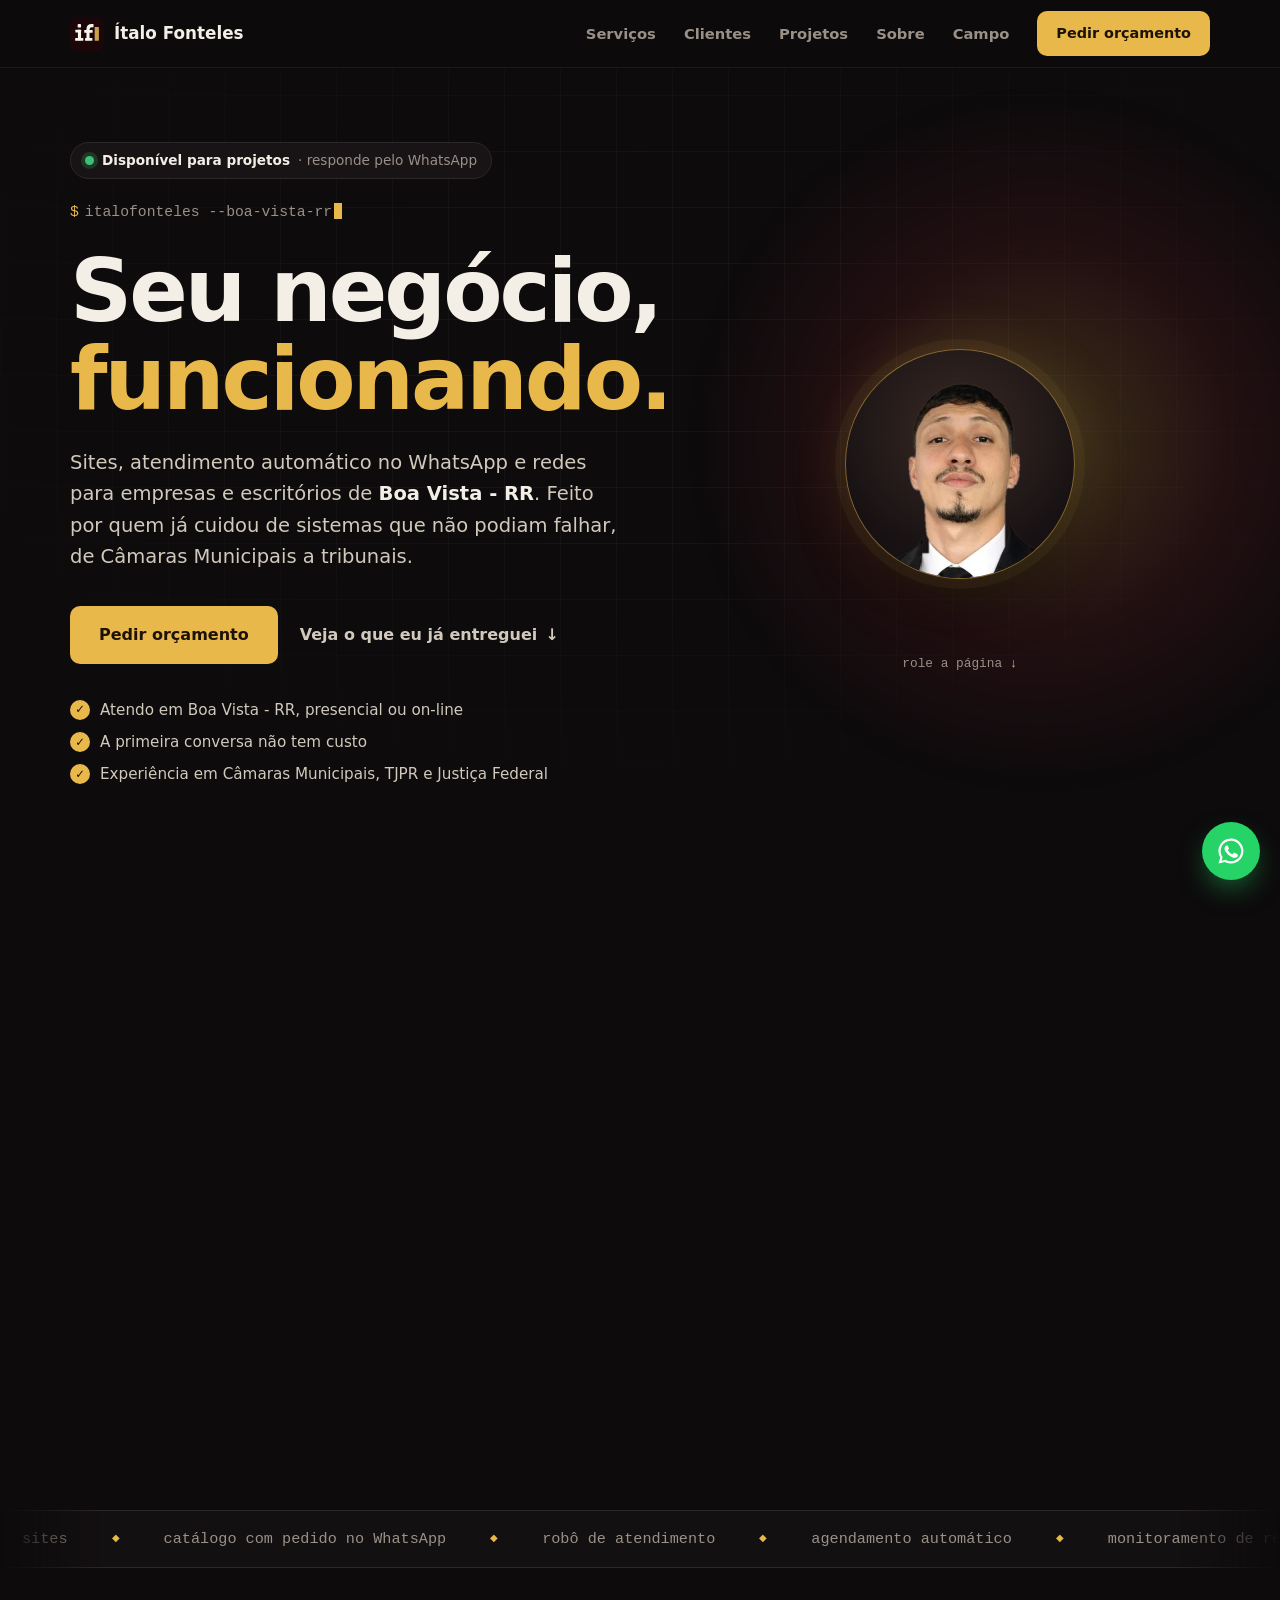
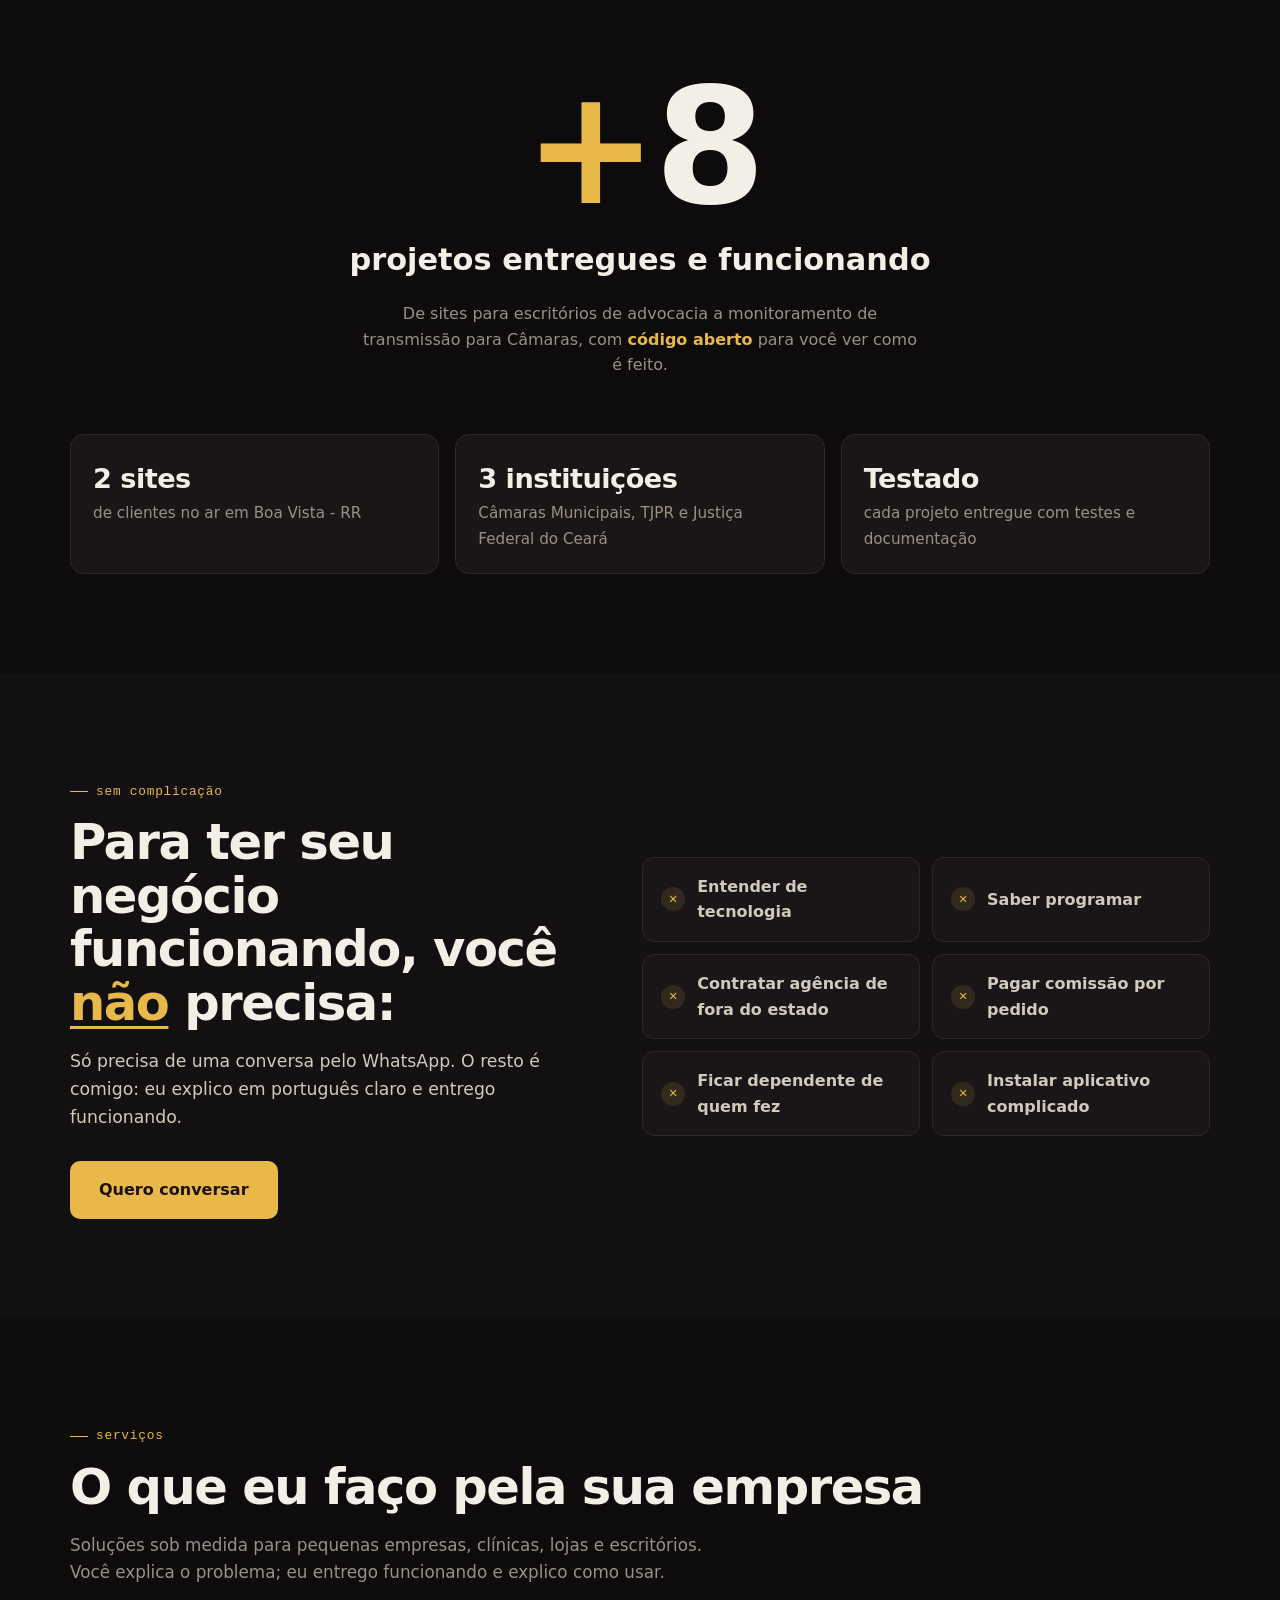
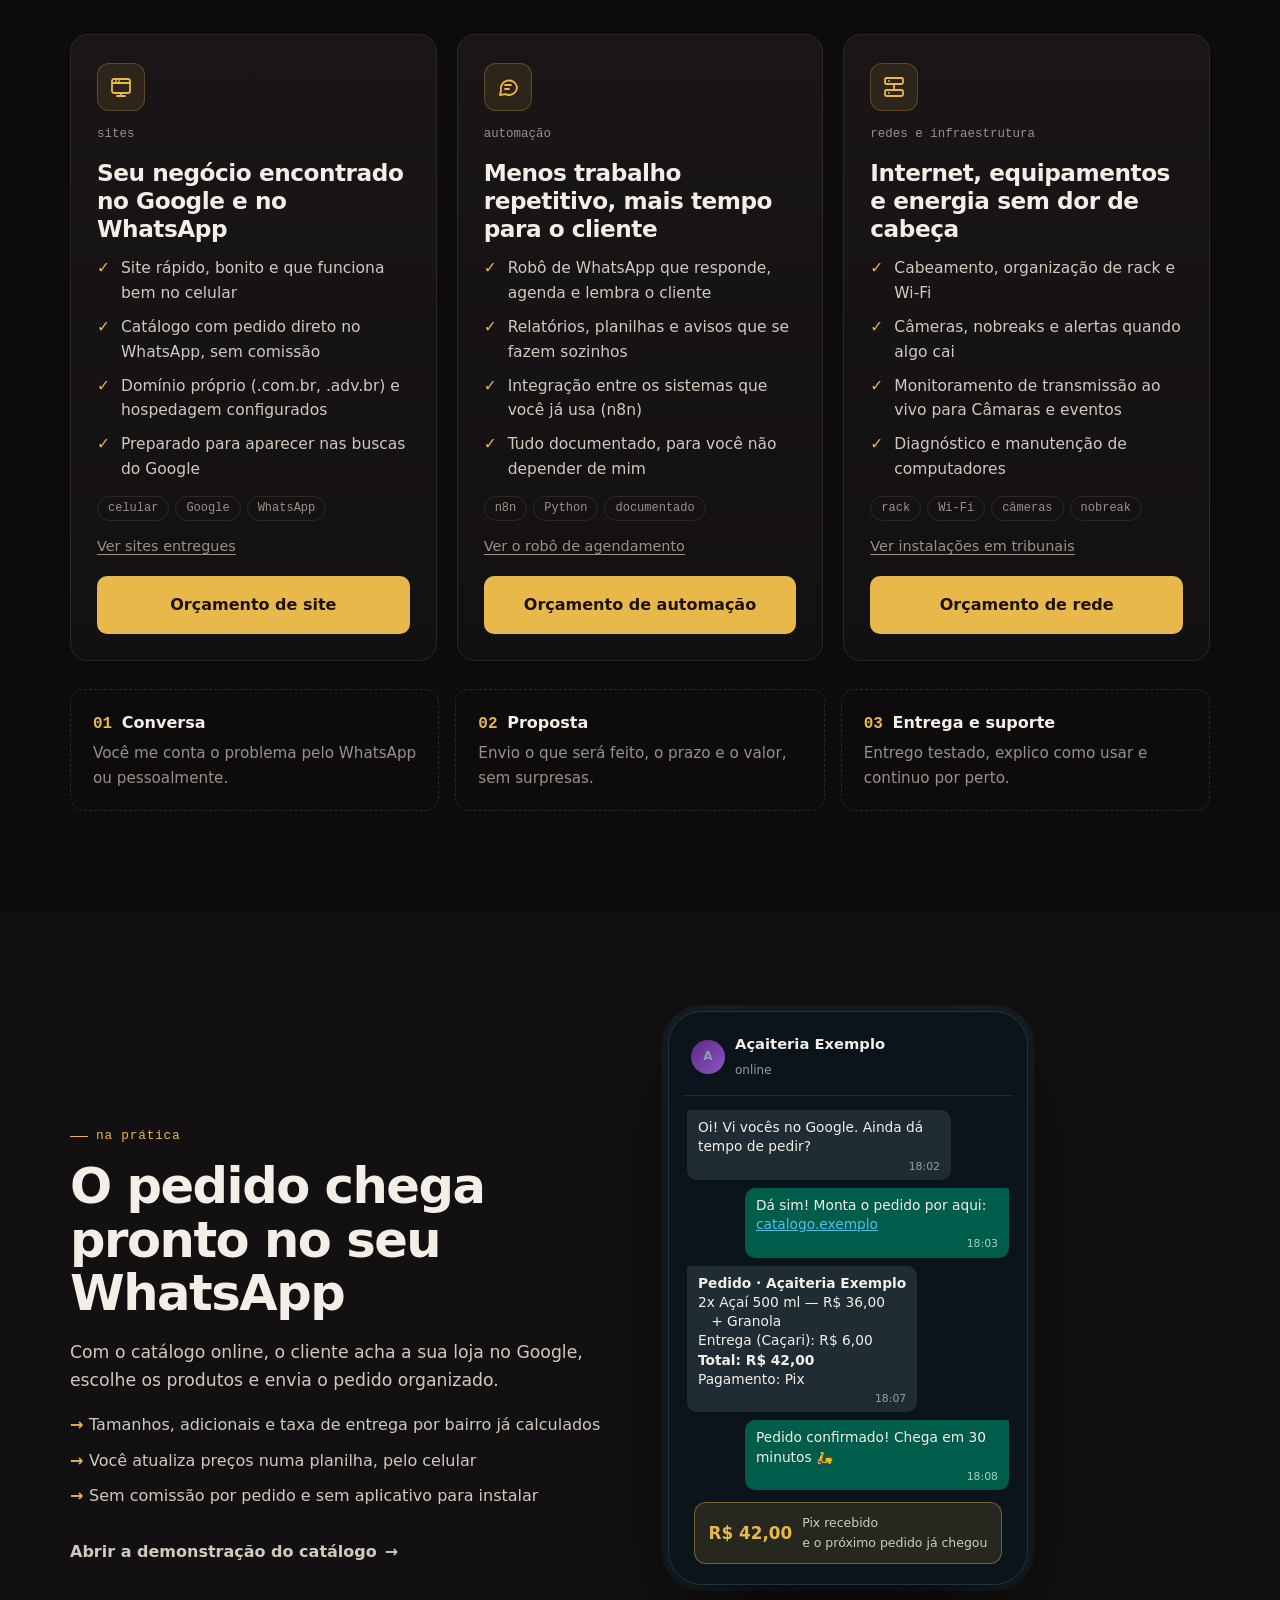
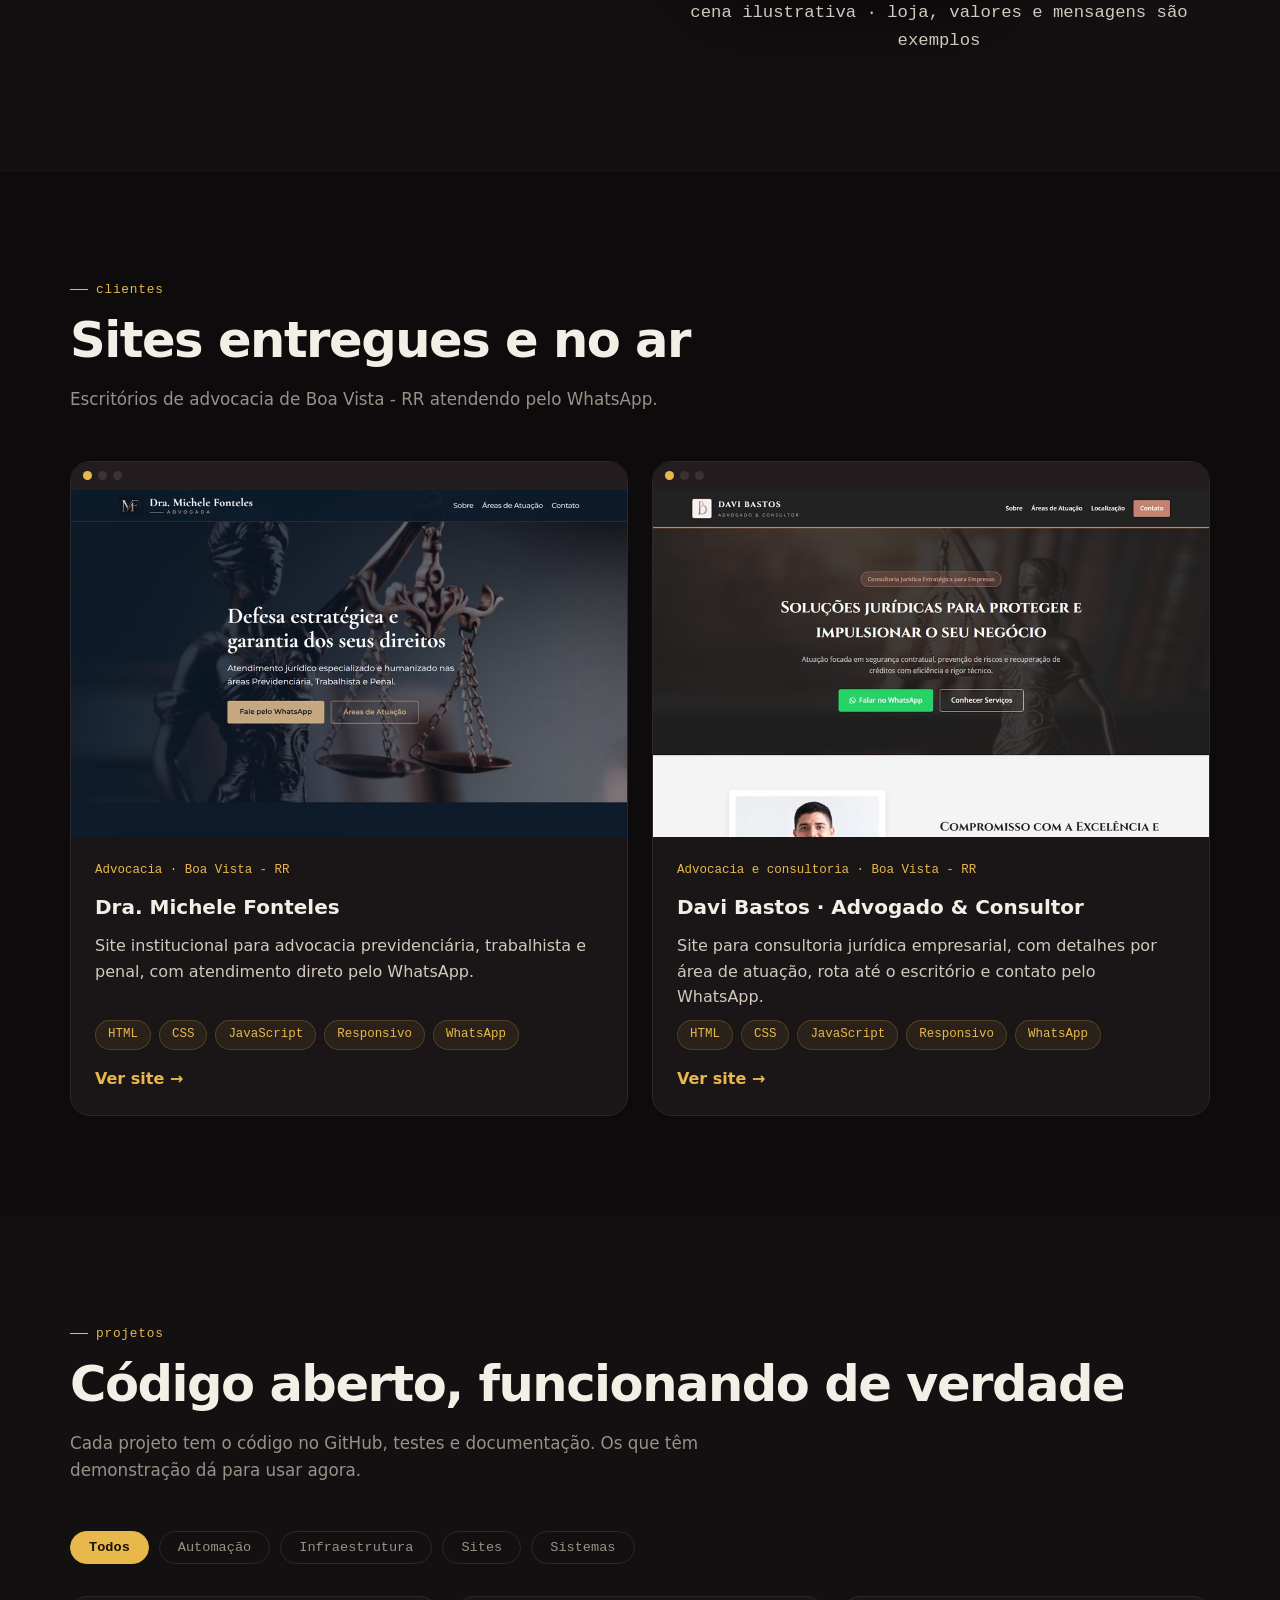
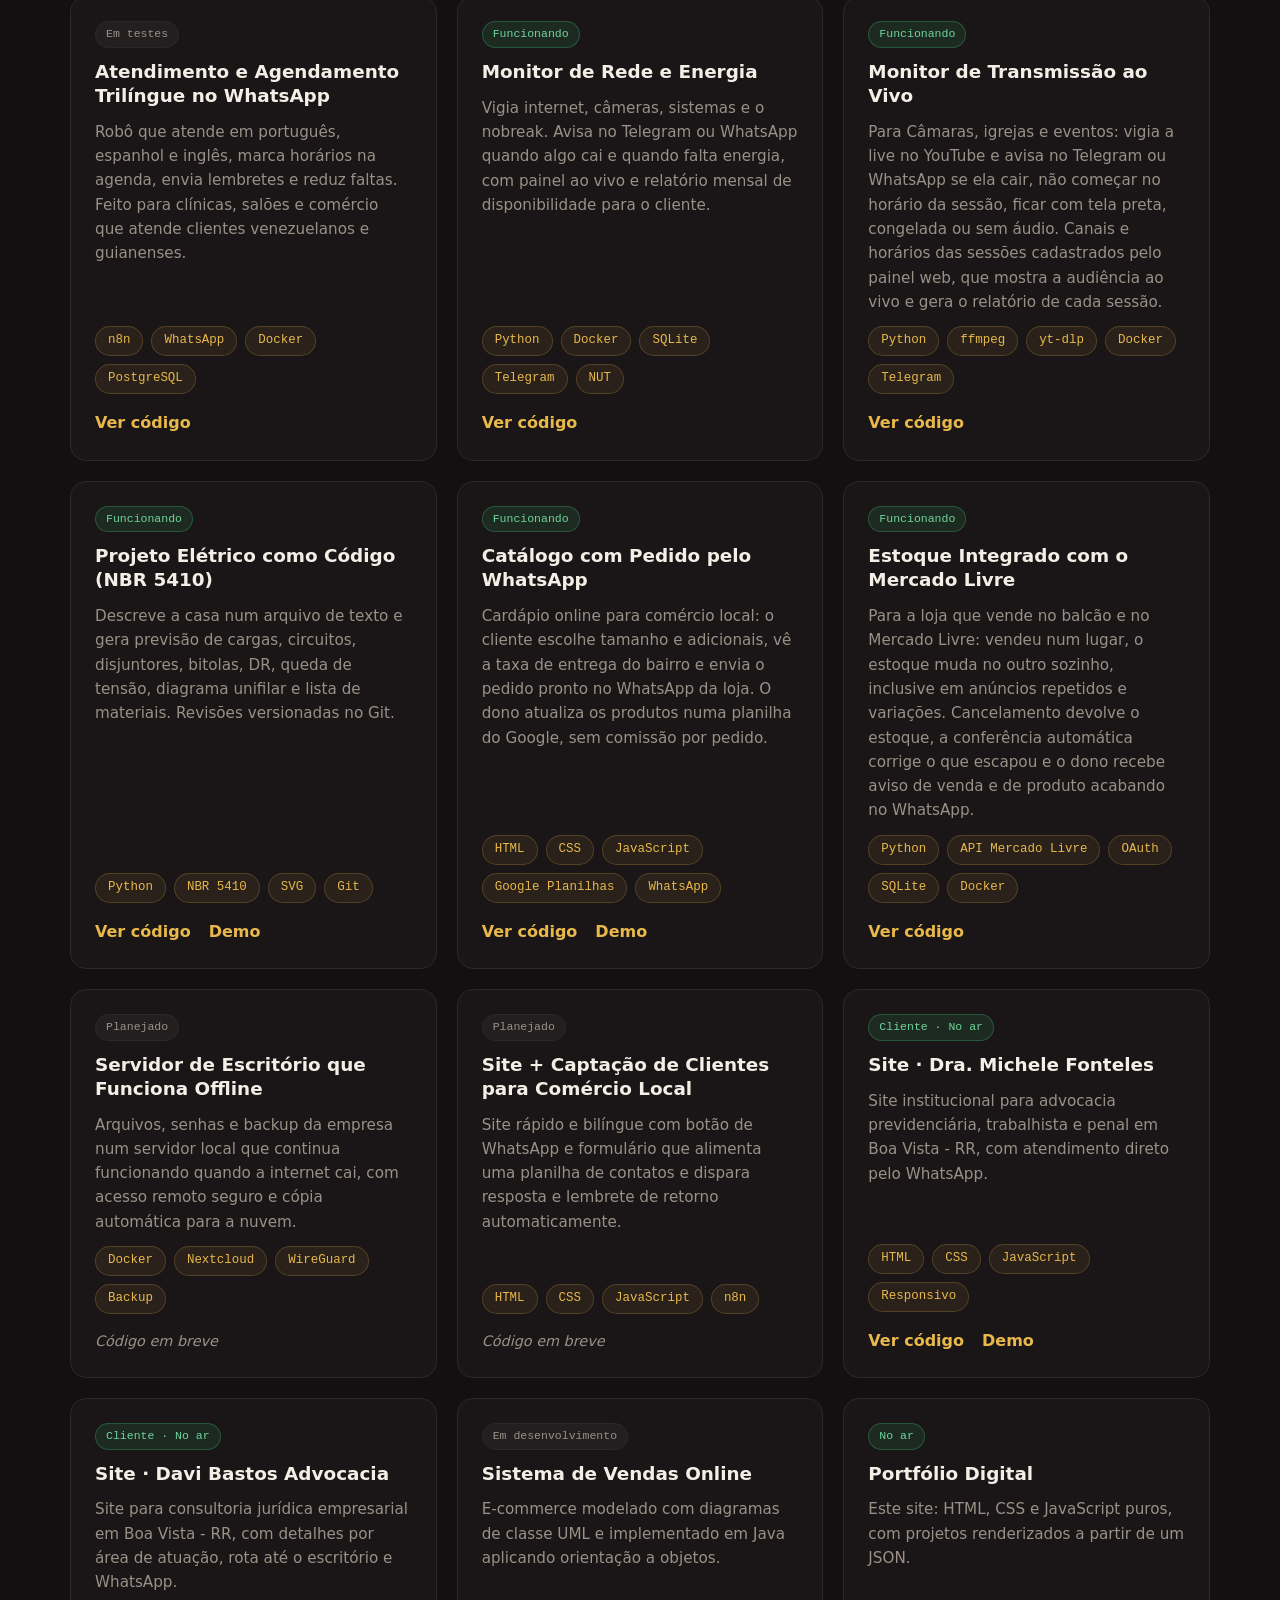
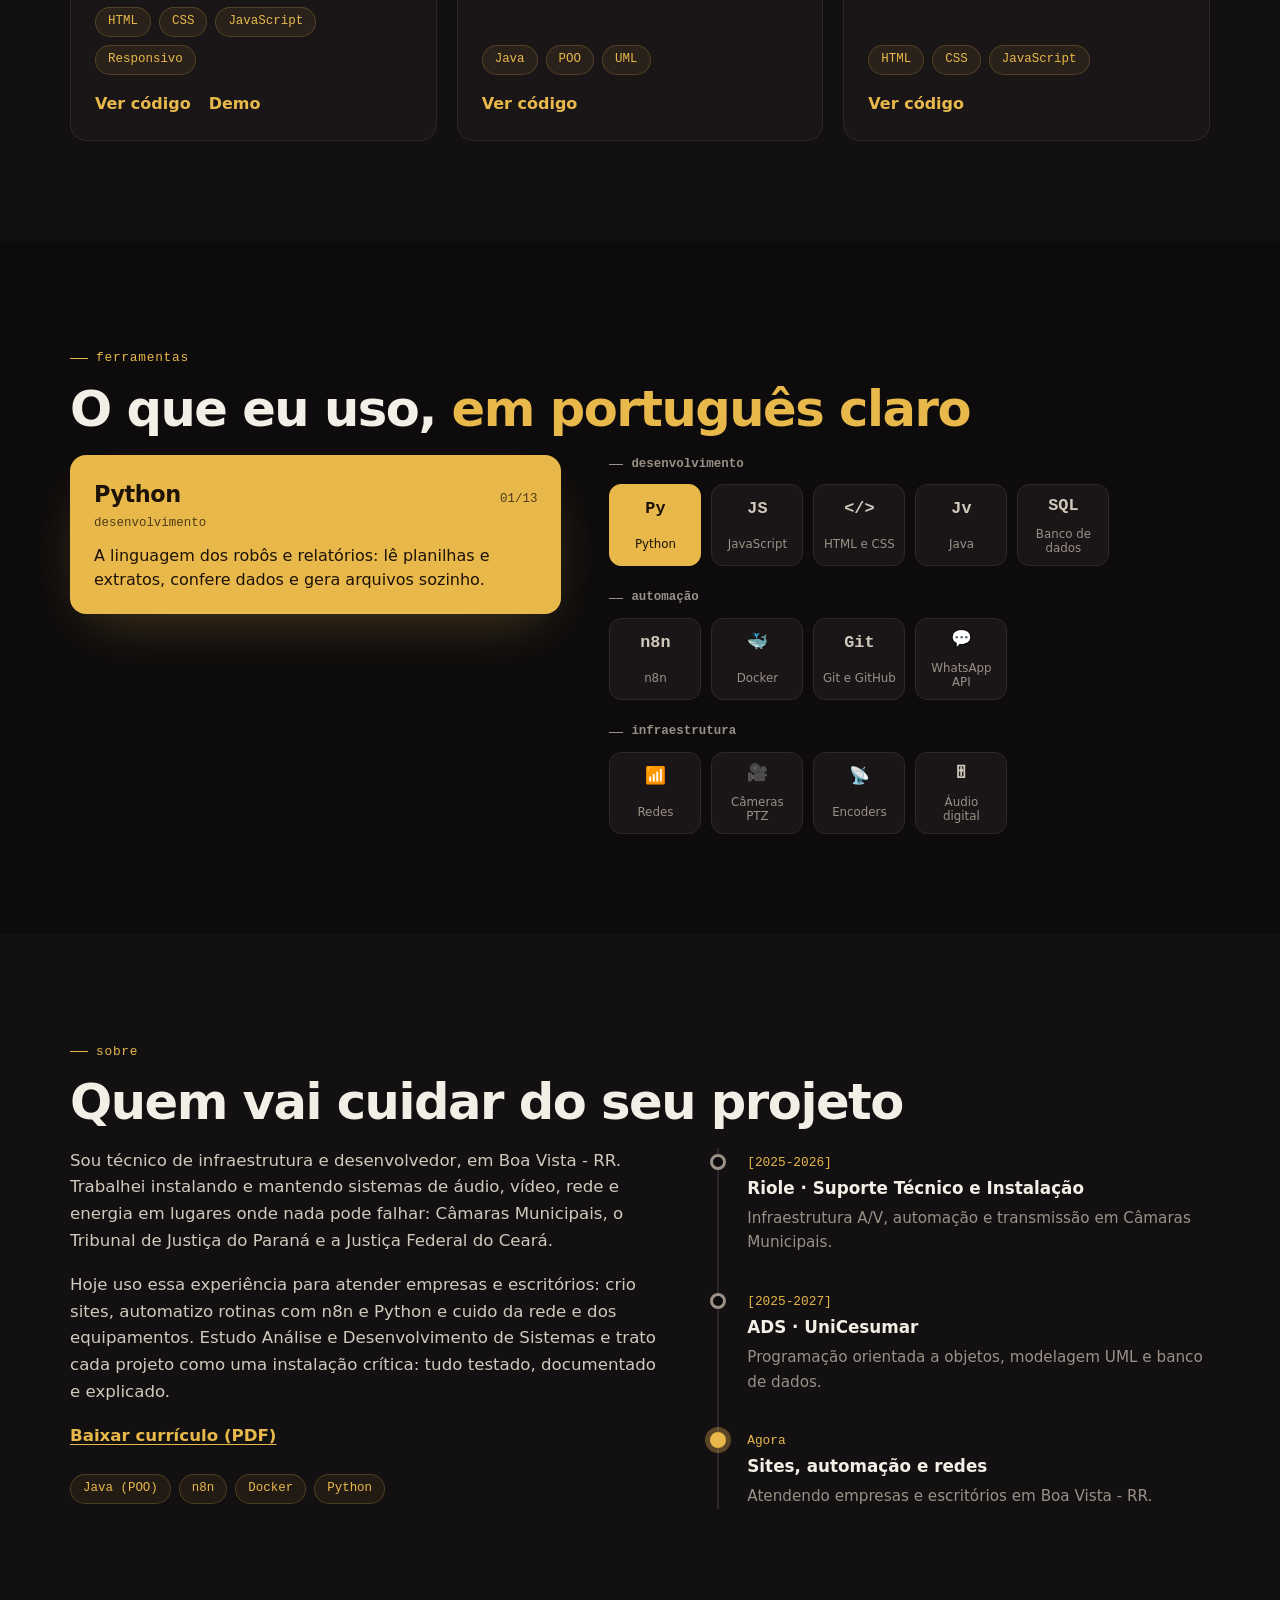
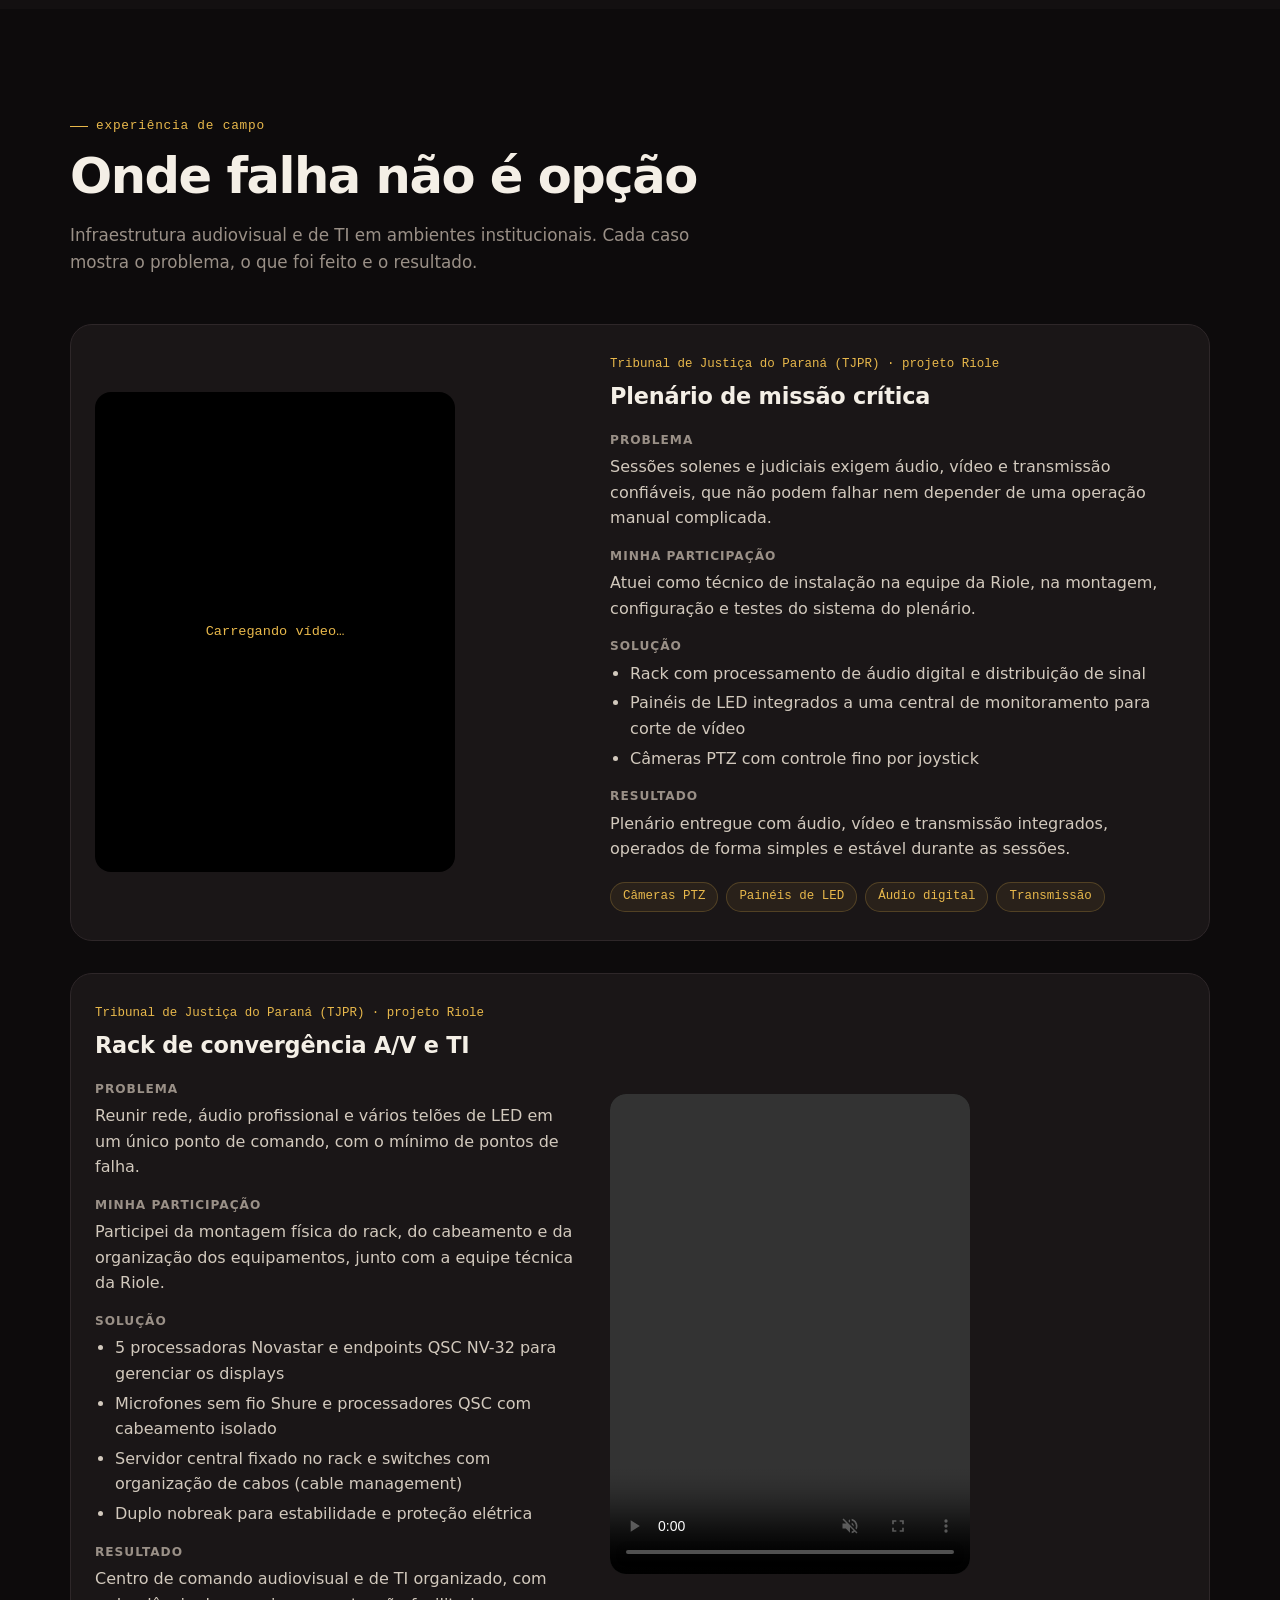
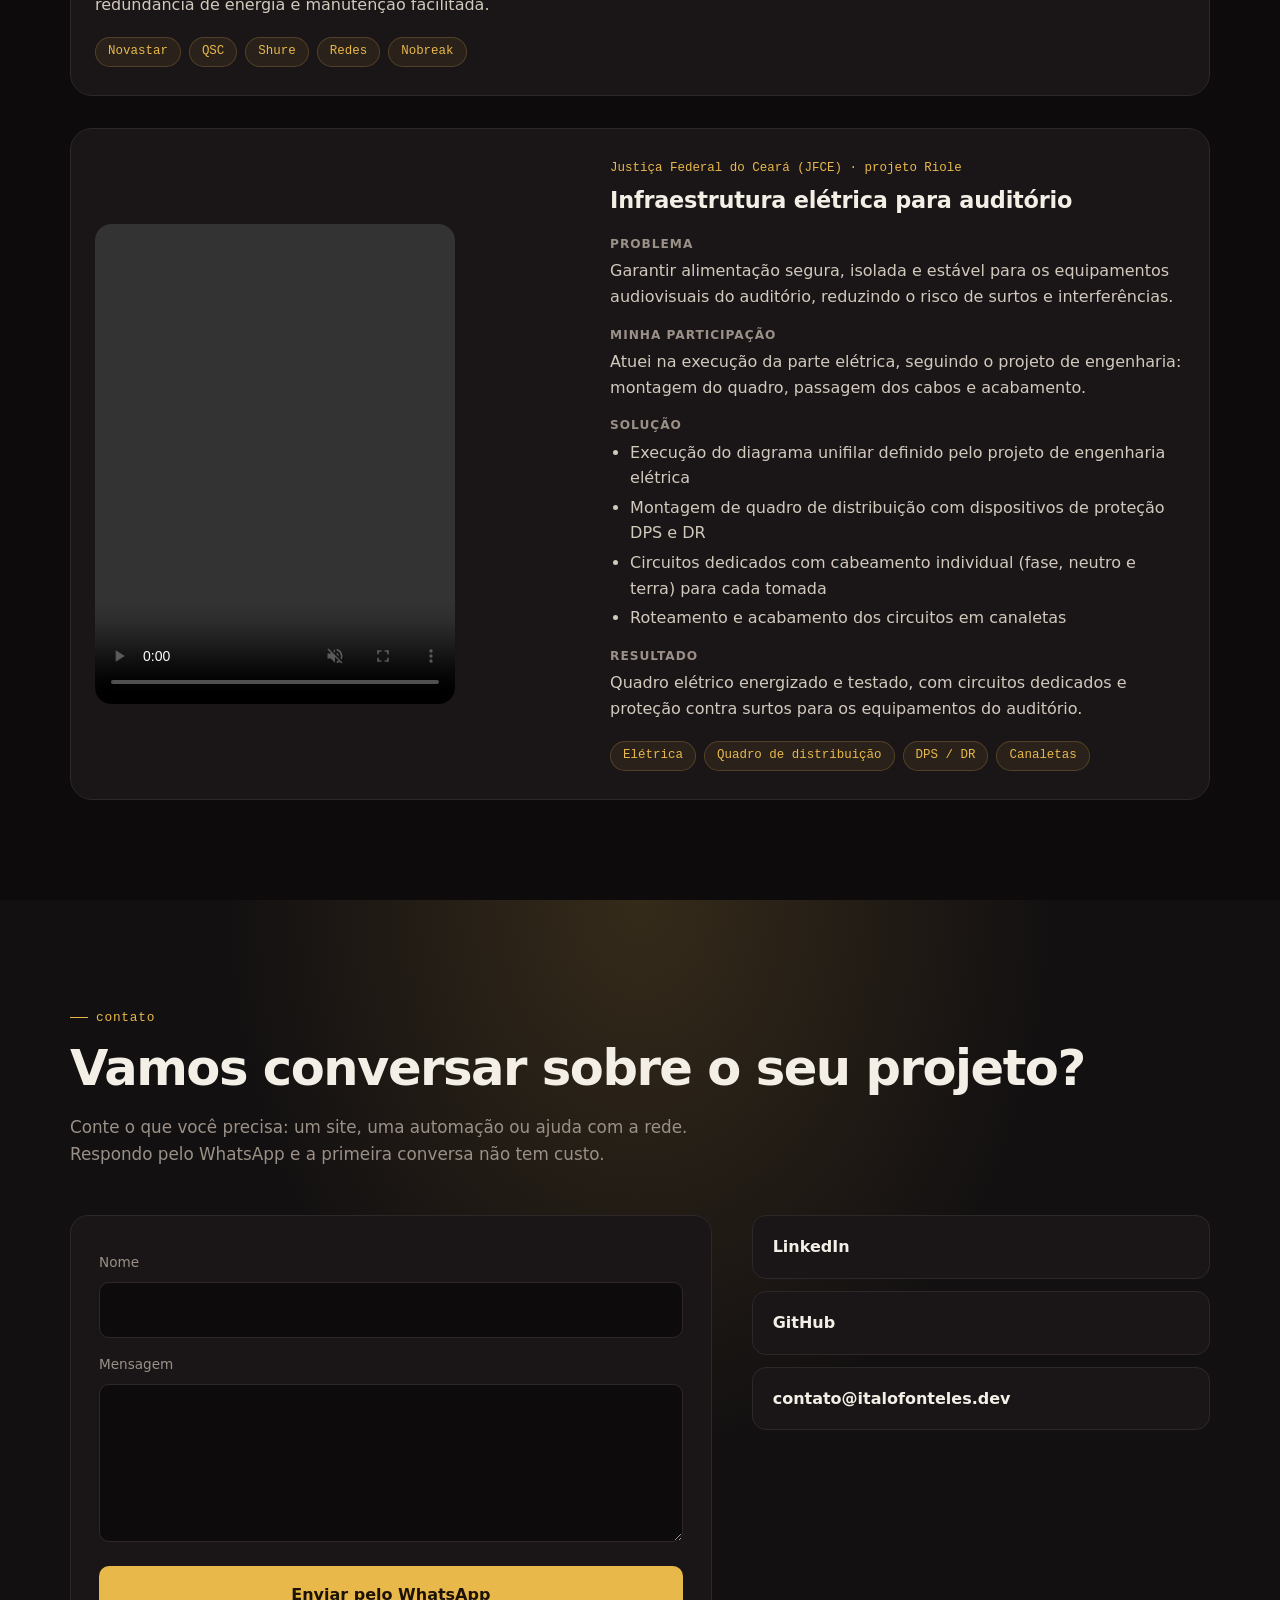
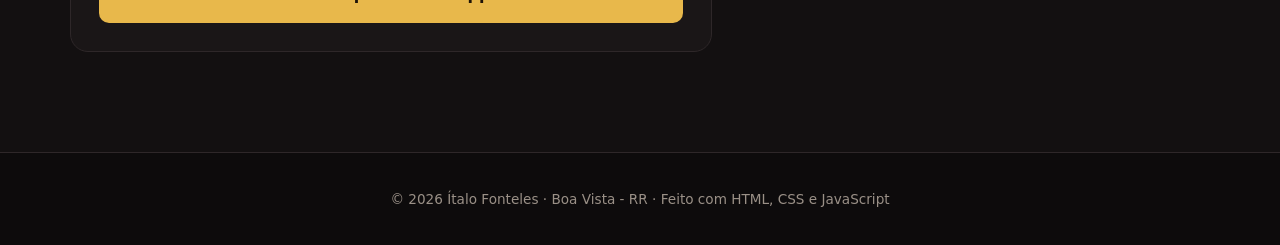
<file: index.html>
<!DOCTYPE html>
<html lang="pt-br">
<head>
  <meta charset="UTF-8">
  <meta name="viewport" content="width=device-width, initial-scale=1.0">
  <meta name="description" content="Ítalo Fonteles: sites, automação com n8n e infraestrutura de redes para empresas e escritórios em Boa Vista - RR.">
  <link rel="canonical" href="https://italofonteles.dev/">

  <!-- Dados para o Google entender quem é a pessoa do site -->
  <script type="application/ld+json">
  {
    "@context": "https://schema.org",
    "@type": "Person",
    "name": "Ítalo Fonteles",
    "url": "https://italofonteles.dev/",
    "image": "https://italofonteles.dev/assets/img/foto-perfil.jpg",
    "jobTitle": "Infraestrutura de TI, Automação e Desenvolvimento Web",
    "email": "mailto:contato@italofonteles.dev",
    "address": { "@type": "PostalAddress", "addressLocality": "Boa Vista", "addressRegion": "RR", "addressCountry": "BR" },
    "sameAs": [
      "https://www.linkedin.com/in/italo-fonteles-543984356/",
      "https://github.com/ItaloFonteles"
    ]
  }
  </script>
  <meta name="author" content="Ítalo Fonteles">
  <meta name="theme-color" content="#0d0b0c">

  <!-- Marca que o JS está ativo (os efeitos de reveal só escondem conteúdo se isto rodar) -->
  <script>document.documentElement.classList.add('js');</script>

  <!-- Pré-visualização ao compartilhar no LinkedIn/WhatsApp -->
  <meta property="og:type" content="website">
  <meta property="og:title" content="Ítalo Fonteles | Sites, Automação e Redes em Boa Vista - RR">
  <meta property="og:description" content="Sites, automação de atendimento no WhatsApp e redes para empresas e escritórios em Boa Vista - RR.">
  <meta property="og:image" content="https://italofonteles.dev/assets/marca/compartilhar.jpg">
  <meta property="og:image:width" content="1200">
  <meta property="og:image:height" content="630">
  <meta name="twitter:card" content="summary_large_image">
  <meta property="og:url" content="https://italofonteles.dev/">

  <!-- Ícone da aba e do celular (marca "if") -->
  <link rel="icon" href="favicon.svg" type="image/svg+xml">
  <link rel="icon" href="assets/marca/favicon-32.png" sizes="32x32" type="image/png">
  <link rel="apple-touch-icon" href="assets/marca/apple-touch-icon.png">

  <title>Ítalo Fonteles | Sites, Automação e Redes em Boa Vista - RR</title>
  <link rel="stylesheet" href="css/base.css">
  <link rel="stylesheet" href="css/components.css">
</head>
<body>

  <header class="topo">
    <div class="container topo__barra">
      <a href="#inicio" class="topo__logo" aria-label="Ítalo Fonteles, voltar ao início">
        <svg class="topo__marca" viewBox="0 0 120 120" aria-hidden="true">
          <rect width="120" height="120" rx="26" fill="#1c060a"/>
          <g fill="#f8f4ec">
            <rect x="27" y="25" width="12" height="12" rx="3"/>
            <rect x="19" y="45" width="20" height="10" rx="2"/>
            <rect x="28" y="45" width="11" height="37" rx="2"/>
            <rect x="18" y="74" width="29" height="10" rx="2"/>
            <path d="M63.5 82 V44 Q63.5 30.5 77 30.5 H83" fill="none" stroke="#f8f4ec" stroke-width="11"/>
            <rect x="50" y="46" width="30" height="10" rx="2"/>
            <rect x="53" y="74" width="26" height="10" rx="2"/>
          </g>
          <rect class="topo__cursor" x="87" y="35" width="15" height="49" rx="2" fill="#c9a24b"/>
        </svg>
        <span>Ítalo Fonteles</span>
      </a>
      <button class="topo__toggle" aria-label="Abrir menu" aria-expanded="false" aria-controls="menu">☰</button>
      <nav class="topo__menu" id="menu">
        <a href="#servicos">Serviços</a>
        <a href="#clientes">Clientes</a>
        <a href="#projetos">Projetos</a>
        <a href="#sobre">Sobre</a>
        <a href="#campo">Campo</a>
        <a class="btn btn--primary" target="_blank" rel="noopener"
           href="https://wa.me/5595991618031?text=Ol%C3%A1%2C%20%C3%8Dtalo!%20Vi%20seu%20site%20e%20quero%20um%20or%C3%A7amento.">Pedir orçamento</a>
      </nav>
    </div>
    <div class="topo__progresso" id="progresso" aria-hidden="true"></div>
  </header>

  <main>
    <section id="inicio" class="hero">
      <div class="hero__fixo">
      <div class="container hero__conteudo">
        <div class="hero__texto">
          <p class="hero__disponivel"><i aria-hidden="true"></i><b>Disponível para projetos</b><span>· responde pelo WhatsApp</span></p>
          <p class="hero__terminal" aria-hidden="true"><span class="prompt">$</span><span id="digitando">italofonteles --boa-vista-rr</span><span class="cursor"></span></p>
          <h1>Seu negócio,<br><span class="destaque">funcionando.</span></h1>
          <p class="hero__sub">
            Sites, atendimento automático no WhatsApp e redes para empresas e escritórios de
            <b class="nowrap">Boa Vista - RR</b>. Feito por quem já cuidou de sistemas que não podiam
            falhar, de Câmaras Municipais a tribunais.
          </p>
          <div class="hero__cta">
            <a class="btn btn--primary" target="_blank" rel="noopener"
               href="https://wa.me/5595991618031?text=Ol%C3%A1%2C%20%C3%8Dtalo!%20Vi%20seu%20site%20e%20quero%20um%20or%C3%A7amento.">Pedir orçamento</a>
            <a class="link-seta" href="#clientes">Veja o que eu já entreguei <span aria-hidden="true">↓</span></a>
          </div>
          <ul class="selos">
            <li>Atendo em Boa Vista - RR, presencial ou on-line</li>
            <li>A primeira conversa não tem custo</li>
            <li>Experiência em Câmaras Municipais, TJPR e Justiça Federal</li>
          </ul>
        </div>

        <!-- Órbita: os serviços saem do rosto e giram em volta conforme a página rola (js/orbita.js) -->
        <div class="orbita" id="orbita">
          <svg class="orbita__fios" aria-hidden="true"></svg>
          <div class="orbita__eu"><img src="assets/img/foto-recorte.webp" alt="Foto de Ítalo Fonteles" width="480" height="480"></div>
          <p class="orbita__dica" aria-hidden="true">role a página <span>↓</span></p>
        </div>
      </div>
      </div>
    </section>

    <div class="faixa" aria-label="O que eu faço: sites, catálogo com pedido no WhatsApp, robô de atendimento, monitoramento de rede e energia, transmissão ao vivo, câmeras, cabeamento e automações">
      <div class="faixa__trilho" aria-hidden="true">
        <span>sites</span><span>catálogo com pedido no WhatsApp</span><span>robô de atendimento</span>
        <span>agendamento automático</span><span>monitoramento de rede e energia</span><span>transmissão ao vivo</span>
        <span>câmeras e nobreaks</span><span>cabeamento e Wi-Fi</span><span>planilhas que se fazem sozinhas</span>
        <span>sites</span><span>catálogo com pedido no WhatsApp</span><span>robô de atendimento</span>
        <span>agendamento automático</span><span>monitoramento de rede e energia</span><span>transmissão ao vivo</span>
        <span>câmeras e nobreaks</span><span>cabeamento e Wi-Fi</span><span>planilhas que se fazem sozinhas</span>
      </div>
    </div>

    <section class="section" id="numeros">
      <div class="container numero-grande reveal">
        <div class="numero-grande__valor"><span class="destaque">+</span><span id="num-projetos">7</span></div>
        <div class="numero-grande__rotulo">projetos entregues e funcionando</div>
        <p>De sites para escritórios de advocacia a monitoramento de transmissão para Câmaras,
          com <b>código aberto</b> para você ver como é feito.</p>
        <div class="mini-numeros">
          <div><b>2 sites</b><span>de clientes no ar em Boa Vista - RR</span></div>
          <div><b>3 instituições</b><span>Câmaras Municipais, TJPR e Justiça Federal do Ceará</span></div>
          <div><b>Testado</b><span>cada projeto entregue com testes e documentação</span></div>
        </div>
      </div>
    </section>

    <section class="section section--alt" id="sem-complicacao">
      <div class="container sem-complicacao">
        <div class="reveal">
          <span class="rotulo">sem complicação</span>
          <h2>Para ter seu negócio funcionando, você <em>não</em> precisa:</h2>
          <p>Só precisa de uma conversa pelo WhatsApp. O resto é comigo: eu explico em português claro e entrego funcionando.</p>
          <a class="btn btn--primary" target="_blank" rel="noopener"
             href="https://wa.me/5595991618031?text=Ol%C3%A1%2C%20%C3%8Dtalo!%20Quero%20conversar%20sobre%20um%20projeto.">Quero conversar</a>
        </div>
        <ul class="nao-precisa reveal">
          <li>Entender de tecnologia</li>
          <li>Saber programar</li>
          <li>Contratar agência de fora do estado</li>
          <li>Pagar comissão por pedido</li>
          <li>Ficar dependente de quem fez</li>
          <li>Instalar aplicativo complicado</li>
        </ul>
      </div>
    </section>

    <section id="servicos" class="section">
      <div class="container">
        <span class="rotulo reveal">serviços</span>
        <h2 class="reveal">O que eu faço pela sua empresa</h2>
        <p class="intro reveal">Soluções sob medida para pequenas empresas, clínicas, lojas e escritórios.
          Você explica o problema; eu entrego funcionando e explico como usar.</p>

        <div class="servicos">
          <article class="servico reveal">
            <svg class="servico__icone" viewBox="0 0 24 24" aria-hidden="true"><rect x="3" y="4" width="18" height="14" rx="2"/><path d="M3 8h18M7 6h.01M10 6h.01M8 21h8M12 18v3"/></svg>
            <span class="servico__rotulo">sites</span>
            <h3>Seu negócio encontrado no Google e no WhatsApp</h3>
            <ul>
              <li>Site rápido, bonito e que funciona bem no celular</li>
              <li>Catálogo com pedido direto no WhatsApp, sem comissão</li>
              <li>Domínio próprio (.com.br, .adv.br) e hospedagem configurados</li>
              <li>Preparado para aparecer nas buscas do Google</li>
            </ul>
            <div class="servico__rodape"><span>celular</span><span>Google</span><span>WhatsApp</span></div>
            <a class="servico__exemplo" href="#clientes">Ver sites entregues</a>
            <a class="btn btn--primary" target="_blank" rel="noopener"
               href="https://wa.me/5595991618031?text=Ol%C3%A1%2C%20%C3%8Dtalo!%20Quero%20um%20or%C3%A7amento%20de%20site.">Orçamento de site</a>
          </article>

          <article class="servico reveal">
            <svg class="servico__icone" viewBox="0 0 24 24" aria-hidden="true"><path d="M21 12a8 8 0 0 1-11.6 7.1L4 20l1-4.6A8 8 0 1 1 21 12z"/><path d="M9 10h6M9 14h4"/></svg>
            <span class="servico__rotulo">automação</span>
            <h3>Menos trabalho repetitivo, mais tempo para o cliente</h3>
            <ul>
              <li>Robô de WhatsApp que responde, agenda e lembra o cliente</li>
              <li>Relatórios, planilhas e avisos que se fazem sozinhos</li>
              <li>Integração entre os sistemas que você já usa (n8n)</li>
              <li>Tudo documentado, para você não depender de mim</li>
            </ul>
            <div class="servico__rodape"><span>n8n</span><span>Python</span><span>documentado</span></div>
            <a class="servico__exemplo" href="#projetos">Ver o robô de agendamento</a>
            <a class="btn btn--primary" target="_blank" rel="noopener"
               href="https://wa.me/5595991618031?text=Ol%C3%A1%2C%20%C3%8Dtalo!%20Quero%20automatizar%20uma%20rotina%20da%20minha%20empresa.">Orçamento de automação</a>
          </article>

          <article class="servico reveal">
            <svg class="servico__icone" viewBox="0 0 24 24" aria-hidden="true"><rect x="3" y="3" width="18" height="6" rx="1.5"/><rect x="3" y="15" width="18" height="6" rx="1.5"/><path d="M7 6h.01M7 18h.01M12 9v6"/></svg>
            <span class="servico__rotulo">redes e infraestrutura</span>
            <h3>Internet, equipamentos e energia sem dor de cabeça</h3>
            <ul>
              <li>Cabeamento, organização de rack e Wi-Fi</li>
              <li>Câmeras, nobreaks e alertas quando algo cai</li>
              <li>Monitoramento de transmissão ao vivo para Câmaras e eventos</li>
              <li>Diagnóstico e manutenção de computadores</li>
            </ul>
            <div class="servico__rodape"><span>rack</span><span>Wi-Fi</span><span>câmeras</span><span>nobreak</span></div>
            <a class="servico__exemplo" href="#campo">Ver instalações em tribunais</a>
            <a class="btn btn--primary" target="_blank" rel="noopener"
               href="https://wa.me/5595991618031?text=Ol%C3%A1%2C%20%C3%8Dtalo!%20Preciso%20de%20ajuda%20com%20a%20rede%20da%20minha%20empresa.">Orçamento de rede</a>
          </article>
        </div>

        <ol class="passos reveal">
          <li><b>Conversa</b><span>Você me conta o problema pelo WhatsApp ou pessoalmente.</span></li>
          <li><b>Proposta</b><span>Envio o que será feito, o prazo e o valor, sem surpresas.</span></li>
          <li><b>Entrega e suporte</b><span>Entrego testado, explico como usar e continuo por perto.</span></li>
        </ol>
      </div>
    </section>

    <section class="section section--alt" id="na-pratica">
      <div class="container na-pratica">
        <div class="reveal">
          <span class="rotulo">na prática</span>
          <h2>O pedido chega pronto no seu WhatsApp</h2>
          <p>Com o catálogo online, o cliente acha a sua loja no Google, escolhe os produtos e envia o pedido organizado.</p>
          <ul class="na-pratica__lista">
            <li>Tamanhos, adicionais e taxa de entrega por bairro já calculados</li>
            <li>Você atualiza preços numa planilha, pelo celular</li>
            <li>Sem comissão por pedido e sem aplicativo para instalar</li>
          </ul>
          <a class="link-seta" href="https://italofonteles.github.io/catalogo-whatsapp/" target="_blank" rel="noopener">Abrir a demonstração do catálogo <span aria-hidden="true">→</span></a>
        </div>

        <div class="reveal">
          <div class="celular" role="img" aria-label="Conversa de WhatsApp ilustrativa: o cliente pede pelo catálogo e a loja recebe o Pix">
            <div class="celular__topo"><span class="celular__avatar" aria-hidden="true">A</span><div><b>Açaiteria Exemplo</b><span>online</span></div></div>
            <div class="conversa" id="conversa">
              <div class="msg msg--cliente">Oi! Vi vocês no Google. Ainda dá tempo de pedir?<time>18:02</time></div>
              <div class="msg msg--loja">Dá sim! Monta o pedido por aqui: <span class="msg__link">catalogo.exemplo</span><time>18:03</time></div>
              <div class="msg msg--cliente"><pre><b>Pedido · Açaiteria Exemplo</b>
2x Açaí 500 ml — R$ 36,00
   + Granola
Entrega (Caçari): R$ 6,00
<b>Total: R$ 42,00</b>
Pagamento: Pix</pre><time>18:07</time></div>
              <div class="msg msg--loja">Pedido confirmado! Chega em 30 minutos 🛵<time>18:08</time></div>
              <div class="pix"><b>R$ 42,00</b><div><span>Pix recebido</span><span>e o próximo pedido já chegou</span></div></div>
            </div>
          </div>
          <p class="legenda-cena">cena ilustrativa · loja, valores e mensagens são exemplos</p>
        </div>
      </div>
    </section>

    <section id="clientes" class="section">
      <div class="container">
        <span class="rotulo reveal">clientes</span>
        <h2 class="reveal">Sites entregues e no ar</h2>
        <p class="intro reveal">Escritórios de advocacia de Boa Vista - RR atendendo pelo WhatsApp.</p>

        <div class="clientes">
          <article class="cliente reveal">
            <a class="cliente__tela" href="https://italofonteles.github.io/Projeto_Michele/" target="_blank" rel="noopener"
               aria-label="Abrir o site da Dra. Michele Fonteles">
              <span class="cliente__barra" aria-hidden="true"><i></i><i></i><i></i></span>
              <img src="assets/img/cliente-michele-fonteles.jpg" alt="Página inicial do site da Dra. Michele Fonteles"
                   width="960" height="600" loading="lazy">
            </a>
            <div class="cliente__info">
              <span class="case__local">Advocacia · Boa Vista - RR</span>
              <h3>Dra. Michele Fonteles</h3>
              <p>Site institucional para advocacia previdenciária, trabalhista e penal, com atendimento direto pelo WhatsApp.</p>
              <ul class="tags">
                <li>HTML</li><li>CSS</li><li>JavaScript</li><li>Responsivo</li><li>WhatsApp</li>
              </ul>
              <a class="cliente__link" href="https://italofonteles.github.io/Projeto_Michele/" target="_blank" rel="noopener">Ver site →</a>
            </div>
          </article>

          <article class="cliente reveal">
            <a class="cliente__tela" href="https://italofonteles.github.io/Site-davi-bastos/" target="_blank" rel="noopener"
               aria-label="Abrir o site do Dr. Davi Bastos">
              <span class="cliente__barra" aria-hidden="true"><i></i><i></i><i></i></span>
              <img src="assets/img/cliente-davi-bastos.jpg" alt="Página inicial do site do Dr. Davi Bastos"
                   width="960" height="600" loading="lazy">
            </a>
            <div class="cliente__info">
              <span class="case__local">Advocacia e consultoria · Boa Vista - RR</span>
              <h3>Davi Bastos · Advogado &amp; Consultor</h3>
              <p>Site para consultoria jurídica empresarial, com detalhes por área de atuação, rota até o escritório e contato pelo WhatsApp.</p>
              <ul class="tags">
                <li>HTML</li><li>CSS</li><li>JavaScript</li><li>Responsivo</li><li>WhatsApp</li>
              </ul>
              <a class="cliente__link" href="https://italofonteles.github.io/Site-davi-bastos/" target="_blank" rel="noopener">Ver site →</a>
            </div>
          </article>
        </div>
      </div>
    </section>

    <section id="projetos" class="section section--alt">
      <div class="container">
        <span class="rotulo reveal">projetos</span>
        <h2 class="reveal">Código aberto, funcionando de verdade</h2>
        <p class="intro reveal">Cada projeto tem o código no GitHub, testes e documentação. Os que têm demonstração dá para usar agora.</p>
        <div class="filtros reveal" id="filtros" role="group" aria-label="Filtrar projetos"></div>
        <div class="projetos-grid" id="lista-projetos"></div>
        <p class="projetos-aviso" id="projetos-aviso" hidden></p>
      </div>
    </section>

    <section id="stack" class="section">
      <div class="container">
        <span class="rotulo reveal">ferramentas</span>
        <h2 class="reveal">O que eu uso, <span class="destaque">em português claro</span></h2>
        <div class="ferramentas reveal">
          <div class="ferramenta-atual" id="ferramenta-atual" aria-live="polite">
            <div class="ferramenta-atual__topo"><b>Python</b><small>01/13</small></div>
            <em>desenvolvimento</em>
            <p>A linguagem dos robôs e relatórios: lê planilhas e extratos, confere dados e gera arquivos sozinho.</p>
          </div>
          <div class="grupos" id="grupos-ferramentas">
            <div class="grupo"><h3>desenvolvimento</h3><ul>
              <li><button type="button" data-desc="A linguagem dos robôs e relatórios: lê planilhas e extratos, confere dados e gera arquivos sozinho."><i>Py</i>Python</button></li>
              <li><button type="button" data-desc="Deixa o site interativo: carrinho do catálogo, filtros, painéis que se atualizam sozinhos."><i>JS</i>JavaScript</button></li>
              <li><button type="button" data-desc="A estrutura e o visual de todo site: rápido, bonito e pensado primeiro para o celular."><i>&lt;/&gt;</i>HTML e CSS</button></li>
              <li><button type="button" data-desc="Linguagem de sistemas maiores, estudada na faculdade de ADS com orientação a objetos."><i>Jv</i>Java</button></li>
              <li><button type="button" data-desc="Guarda e consulta informações organizadas: clientes, agendamentos, histórico."><i>SQL</i>Banco de dados</button></li>
            </ul></div>
            <div class="grupo"><h3>automação</h3><ul>
              <li><button type="button" data-desc="Liga os sistemas que você já usa e faz as tarefas repetidas sozinho: WhatsApp, planilhas, e-mail."><i>n8n</i>n8n</button></li>
              <li><button type="button" data-desc="Empacota cada sistema para rodar igual em qualquer computador, sem instalação complicada."><i>🐳</i>Docker</button></li>
              <li><button type="button" data-desc="Guarda cada versão do projeto: dá para ver o que mudou e voltar atrás se precisar."><i>Git</i>Git e GitHub</button></li>
              <li><button type="button" data-desc="Robô que atende no WhatsApp: responde, agenda e manda lembrete para o cliente não faltar."><i>💬</i>WhatsApp API</button></li>
            </ul></div>
            <div class="grupo"><h3>infraestrutura</h3><ul>
              <li><button type="button" data-desc="Cabeamento, Wi-Fi e rack organizados, com alerta no celular quando algo cai."><i>📶</i>Redes</button></li>
              <li><button type="button" data-desc="Câmeras robóticas de transmissão, com controle fino por joystick, como em plenários."><i>🎥</i>Câmeras PTZ</button></li>
              <li><button type="button" data-desc="Equipamentos que levam o vídeo para o YouTube e telões, monitorados para não cair."><i>📡</i>Encoders</button></li>
              <li><button type="button" data-desc="Mesa e processamento de áudio para microfones sem eco, sem chiado e sem microfonia."><i>🎚</i>Áudio digital</button></li>
            </ul></div>
          </div>
        </div>
      </div>
    </section>

    <section id="sobre" class="section section--alt">
      <div class="container">
        <span class="rotulo reveal">sobre</span>
        <h2 class="reveal">Quem vai cuidar do seu projeto</h2>
        <div class="sobre reveal">
          <div class="sobre__texto">
            <p>
              Sou técnico de infraestrutura e desenvolvedor, em Boa Vista - RR. Trabalhei
              instalando e mantendo sistemas de áudio, vídeo, rede e energia em lugares onde
              nada pode falhar: Câmaras Municipais, o Tribunal de Justiça do Paraná e a
              Justiça Federal do Ceará.
            </p>
            <p>
              Hoje uso essa experiência para atender empresas e escritórios: crio sites,
              automatizo rotinas com n8n e Python e cuido da rede e dos equipamentos. Estudo
              Análise e Desenvolvimento de Sistemas e trato cada projeto como uma instalação
              crítica: tudo testado, documentado e explicado.
            </p>
            <p><a class="sobre__curriculo" href="assets/curriculo.pdf" download>Baixar currículo (PDF)</a></p>
            <ul class="tags">
              <li>Java (POO)</li>
              <li>n8n</li>
              <li>Docker</li>
              <li>Python</li>
            </ul>
          </div>

          <ol class="timeline">
            <li class="timeline__item">
              <span class="timeline__periodo">[2025-2026]</span>
              <h3>Riole · Suporte Técnico e Instalação</h3>
              <p>Infraestrutura A/V, automação e transmissão em Câmaras Municipais.</p>
            </li>
            <li class="timeline__item">
              <span class="timeline__periodo">[2025-2027]</span>
              <h3>ADS · UniCesumar</h3>
              <p>Programação orientada a objetos, modelagem UML e banco de dados.</p>
            </li>
            <li class="timeline__item timeline__item--atual">
              <span class="timeline__periodo">Agora</span>
              <h3>Sites, automação e redes</h3>
              <p>Atendendo empresas e escritórios em Boa Vista - RR.</p>
            </li>
          </ol>
        </div>
      </div>
    </section>

    <section id="campo" class="section">
      <div class="container">
        <span class="rotulo reveal">experiência de campo</span>
        <h2 class="reveal">Onde falha não é opção</h2>
        <p class="intro reveal">
          Infraestrutura audiovisual e de TI em ambientes institucionais. Cada caso mostra
          o problema, o que foi feito e o resultado.
        </p>
        <div class="cases" id="lista-cases"></div>
        <p class="projetos-aviso" id="cases-aviso" hidden></p>
      </div>
    </section>

    <section id="contato" class="section section--alt">
      <div class="container">
        <span class="rotulo reveal">contato</span>
        <h2 class="reveal">Vamos conversar sobre o seu projeto?</h2>
        <p class="intro reveal">
          Conte o que você precisa: um site, uma automação ou ajuda com a rede.
          Respondo pelo WhatsApp e a primeira conversa não tem custo.
        </p>

        <div class="contato reveal">
          <form class="contato__form" id="form-contato" novalidate>
            <label for="nome">Nome</label>
            <input type="text" id="nome" name="nome" autocomplete="name" required>

            <label for="mensagem">Mensagem</label>
            <textarea id="mensagem" name="mensagem" rows="5" required></textarea>

            <p class="contato__erro" id="contato-erro" role="alert" hidden></p>
            <button type="submit" class="btn btn--primary">Enviar pelo WhatsApp</button>
          </form>

          <ul class="contato__links">
            <li><a href="https://www.linkedin.com/in/italo-fonteles-543984356/" target="_blank" rel="noopener">LinkedIn</a></li>
            <li><a href="https://github.com/ItaloFonteles" target="_blank" rel="noopener">GitHub</a></li>
            <li><a href="mailto:contato@italofonteles.dev">contato@italofonteles.dev</a></li>
          </ul>
        </div>
      </div>
    </section>
  </main>

  <footer class="rodape">
    <div class="container">
      <p>© <span id="ano"></span> Ítalo Fonteles · Boa Vista - RR · Feito com HTML, CSS e JavaScript</p>
    </div>
  </footer>

  <a class="whats-flutuante" target="_blank" rel="noopener" aria-label="Conversar pelo WhatsApp"
     href="https://wa.me/5595991618031?text=Ol%C3%A1%2C%20%C3%8Dtalo!%20Vi%20seu%20site%20e%20quero%20um%20or%C3%A7amento.">
    <svg viewBox="0 0 24 24" aria-hidden="true"><path d="M12 2a10 10 0 0 0-8.6 15.1L2 22l5-1.3A10 10 0 1 0 12 2zm0 18.2a8.2 8.2 0 0 1-4.2-1.1l-.3-.2-3 .8.8-2.9-.2-.3A8.2 8.2 0 1 1 12 20.2zm4.5-6.1c-.2-.1-1.5-.7-1.7-.8s-.4-.1-.6.1-.7.8-.8 1-.3.2-.5.1a6.7 6.7 0 0 1-3.3-2.9c-.3-.4.2-.4.7-1.4.1-.2 0-.3 0-.4l-.8-1.8c-.2-.5-.4-.4-.6-.4h-.5a1 1 0 0 0-.7.3 3 3 0 0 0-.9 2.2 5.2 5.2 0 0 0 1.1 2.7 11.8 11.8 0 0 0 4.5 4c1.7.7 2.3.8 3.2.6a2.7 2.7 0 0 0 1.8-1.2 2.2 2.2 0 0 0 .1-1.2c0-.1-.2-.2-.4-.3z"/></svg>
  </a>

  <!-- utils.js precisa vir primeiro (define esc()) -->
  <script src="js/utils.js" defer></script>
  <script src="js/main.js" defer></script>
  <script src="js/efeitos.js" defer></script>
  <script src="js/orbita.js" defer></script>
  <script src="js/projetos.js" defer></script>
  <script src="js/cases.js" defer></script>
  <script src="js/contato.js" defer></script>
</body>
</html>
</file>
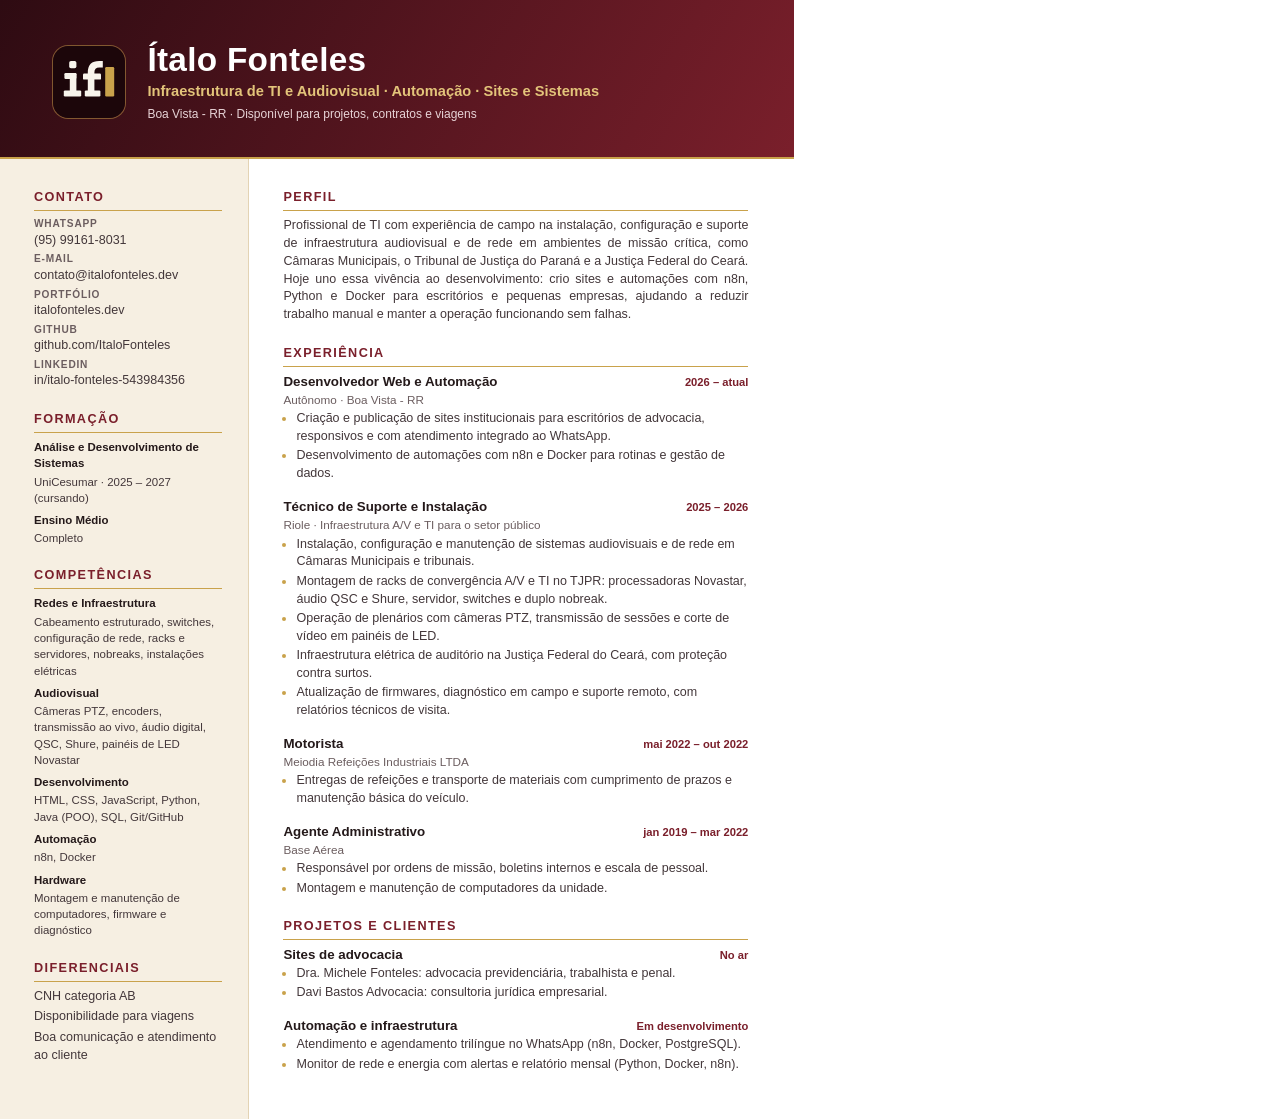
<file: curriculo/index.html>
<!DOCTYPE html>
<!--
  Fonte do currículo. Para gerar o PDF (assets/curriculo.pdf), rode na raiz do projeto:
  "C:\Program Files (x86)\Microsoft\Edge\Application\msedge.exe" --headless=new --no-pdf-header-footer --print-to-pdf="assets\curriculo.pdf" "curriculo\index.html"
-->
<html lang="pt-br">
<head>
  <meta charset="UTF-8">
  <title>Currículo · Ítalo Fonteles</title>
  <style>
    @page { size: A4; margin: 0; }
    :root {
      --vinho: #7a1f2b;
      --vinho-escuro: #2e0b12;
      --dourado: #c9a24b;
      --dourado-claro: #e3c47a;
      --texto: #24191a;
      --suave: #43373a;
      --muted: #6b5d5f;
      --linha: #e3d3b4;
      --lateral: #f6efe2;
    }
    * { box-sizing: border-box; margin: 0; padding: 0; }
    html, body { -webkit-print-color-adjust: exact; print-color-adjust: exact; }
    body {
      width: 210mm; height: 296mm; overflow: hidden;
      display: flex; flex-direction: column;
      font-family: "Segoe UI", Arial, sans-serif;
      font-size: 9.4pt; line-height: 1.42; color: var(--texto); background: #fff;
    }
    a { color: inherit; text-decoration: none; }

    /* Cabeçalho */
    .topo {
      background: linear-gradient(120deg, var(--vinho-escuro), var(--vinho));
      color: #fff; padding: 11mm 14mm 9mm;
      border-bottom: 2.5px solid var(--dourado);
      display: flex; align-items: center; gap: 6mm;
    }
    .topo .marca { width: 19mm; height: 19mm; flex-shrink: 0; border-radius: 4mm; box-shadow: 0 0 0 1px rgba(201, 162, 75, .5); }
    .topo h1 { font-size: 25pt; font-weight: 700; letter-spacing: .3px; line-height: 1.1; }
    .topo .cargo { color: var(--dourado-claro); font-size: 11pt; margin-top: 3px; font-weight: 600; }
    .topo .local { color: #e7d3d6; font-size: 9pt; margin-top: 4px; }

    /* Corpo em duas colunas */
    .corpo { display: grid; grid-template-columns: 66mm 1fr; flex: 1; min-height: 0; }
    .lateral { background: var(--lateral); padding: 8mm 7mm 8mm 9mm; border-right: 1px solid var(--linha); }
    .principal { padding: 8mm 12mm 8mm 9mm; }

    h2 {
      font-size: 9.5pt; text-transform: uppercase; letter-spacing: 1.4px;
      color: var(--vinho); margin: 0 0 6px; padding-bottom: 3px;
      border-bottom: 1.5px solid var(--dourado);
    }
    section { margin-bottom: 5.5mm; }
    section:last-child { margin-bottom: 0; }

    .lateral ul { list-style: none; }
    .lateral li { margin-bottom: 3px; color: var(--suave); }
    .contato li { word-break: break-word; }
    .contato b { display: block; font-size: 7.6pt; text-transform: uppercase; letter-spacing: .8px; color: var(--muted); }
    .grupo { margin-bottom: 6px; }
    .grupo h3 { font-size: 8.6pt; color: var(--texto); margin-bottom: 2px; }
    .grupo p { color: var(--suave); font-size: 8.6pt; }

    .resumo p { color: var(--suave); text-align: justify; }

    .item { margin-bottom: 4mm; }
    .item:last-child { margin-bottom: 0; }
    .item__topo { display: flex; justify-content: space-between; align-items: baseline; gap: 8px; }
    .item h3 { font-size: 10pt; }
    .item .periodo { font-size: 8.4pt; color: var(--vinho); font-weight: 600; white-space: nowrap; }
    .item .empresa { color: var(--muted); font-size: 8.8pt; margin-bottom: 2px; }
    .item ul { padding-left: 13px; color: var(--suave); }
    .item li { margin-bottom: 1.5px; }
    .item li::marker { color: var(--dourado); }
  </style>
</head>
<body>

  <header class="topo">
    <img class="marca" src="../assets/marca/icone.svg" alt="">
    <div>
      <h1>Ítalo Fonteles</h1>
      <p class="cargo">Infraestrutura de TI e Audiovisual · Automação · Sites e Sistemas</p>
      <p class="local">Boa Vista - RR · Disponível para projetos, contratos e viagens</p>
    </div>
  </header>

  <div class="corpo">
    <aside class="lateral">
      <section class="contato">
        <h2>Contato</h2>
        <ul>
          <li><b>WhatsApp</b>(95) 99161-8031</li>
          <li><b>E-mail</b>contato@italofonteles.dev</li>
          <li><b>Portfólio</b>italofonteles.dev</li>
          <li><b>GitHub</b>github.com/ItaloFonteles</li>
          <li><b>LinkedIn</b>in/italo-fonteles-543984356</li>
        </ul>
      </section>

      <section>
        <h2>Formação</h2>
        <div class="grupo">
          <h3>Análise e Desenvolvimento de Sistemas</h3>
          <p>UniCesumar · 2025 – 2027 (cursando)</p>
        </div>
        <div class="grupo">
          <h3>Ensino Médio</h3>
          <p>Completo</p>
        </div>
      </section>

      <section>
        <h2>Competências</h2>
        <div class="grupo">
          <h3>Redes e Infraestrutura</h3>
          <p>Cabeamento estruturado, switches, configuração de rede, racks e servidores, nobreaks, instalações elétricas</p>
        </div>
        <div class="grupo">
          <h3>Audiovisual</h3>
          <p>Câmeras PTZ, encoders, transmissão ao vivo, áudio digital, QSC, Shure, painéis de LED Novastar</p>
        </div>
        <div class="grupo">
          <h3>Desenvolvimento</h3>
          <p>HTML, CSS, JavaScript, Python, Java (POO), SQL, Git/GitHub</p>
        </div>
        <div class="grupo">
          <h3>Automação</h3>
          <p>n8n, Docker</p>
        </div>
        <div class="grupo">
          <h3>Hardware</h3>
          <p>Montagem e manutenção de computadores, firmware e diagnóstico</p>
        </div>
      </section>

      <section>
        <h2>Diferenciais</h2>
        <ul>
          <li>CNH categoria AB</li>
          <li>Disponibilidade para viagens</li>
          <li>Boa comunicação e atendimento ao cliente</li>
        </ul>
      </section>
    </aside>

    <main class="principal">
      <section class="resumo">
        <h2>Perfil</h2>
        <p>
          Profissional de TI com experiência de campo na instalação, configuração e suporte de
          infraestrutura audiovisual e de rede em ambientes de missão crítica, como Câmaras
          Municipais, o Tribunal de Justiça do Paraná e a Justiça Federal do Ceará. Hoje uno essa
          vivência ao desenvolvimento: crio sites e automações com n8n, Python e Docker para
          escritórios e pequenas empresas, ajudando a reduzir trabalho manual e manter a
          operação funcionando sem falhas.
        </p>
      </section>

      <section>
        <h2>Experiência</h2>

        <div class="item">
          <div class="item__topo"><h3>Desenvolvedor Web e Automação</h3><span class="periodo">2026 – atual</span></div>
          <p class="empresa">Autônomo · Boa Vista - RR</p>
          <ul>
            <li>Criação e publicação de sites institucionais para escritórios de advocacia, responsivos e com atendimento integrado ao WhatsApp.</li>
            <li>Desenvolvimento de automações com n8n e Docker para rotinas e gestão de dados.</li>
          </ul>
        </div>

        <div class="item">
          <div class="item__topo"><h3>Técnico de Suporte e Instalação</h3><span class="periodo">2025 – 2026</span></div>
          <p class="empresa">Riole · Infraestrutura A/V e TI para o setor público</p>
          <ul>
            <li>Instalação, configuração e manutenção de sistemas audiovisuais e de rede em Câmaras Municipais e tribunais.</li>
            <li>Montagem de racks de convergência A/V e TI no TJPR: processadoras Novastar, áudio QSC e Shure, servidor, switches e duplo nobreak.</li>
            <li>Operação de plenários com câmeras PTZ, transmissão de sessões e corte de vídeo em painéis de LED.</li>
            <li>Infraestrutura elétrica de auditório na Justiça Federal do Ceará, com proteção contra surtos.</li>
            <li>Atualização de firmwares, diagnóstico em campo e suporte remoto, com relatórios técnicos de visita.</li>
          </ul>
        </div>

        <div class="item">
          <div class="item__topo"><h3>Motorista</h3><span class="periodo">mai 2022 – out 2022</span></div>
          <p class="empresa">Meiodia Refeições Industriais LTDA</p>
          <ul>
            <li>Entregas de refeições e transporte de materiais com cumprimento de prazos e manutenção básica do veículo.</li>
          </ul>
        </div>

        <div class="item">
          <div class="item__topo"><h3>Agente Administrativo</h3><span class="periodo">jan 2019 – mar 2022</span></div>
          <p class="empresa">Base Aérea</p>
          <ul>
            <li>Responsável por ordens de missão, boletins internos e escala de pessoal.</li>
            <li>Montagem e manutenção de computadores da unidade.</li>
          </ul>
        </div>
      </section>

      <section>
        <h2>Projetos e clientes</h2>
        <div class="item">
          <div class="item__topo"><h3>Sites de advocacia</h3><span class="periodo">No ar</span></div>
          <ul>
            <li>Dra. Michele Fonteles: advocacia previdenciária, trabalhista e penal.</li>
            <li>Davi Bastos Advocacia: consultoria jurídica empresarial.</li>
          </ul>
        </div>
        <div class="item">
          <div class="item__topo"><h3>Automação e infraestrutura</h3><span class="periodo">Em desenvolvimento</span></div>
          <ul>
            <li>Atendimento e agendamento trilíngue no WhatsApp (n8n, Docker, PostgreSQL).</li>
            <li>Monitor de rede e energia com alertas e relatório mensal (Python, Docker, n8n).</li>
          </ul>
        </div>
      </section>
    </main>
  </div>

</body>
</html>
</file>
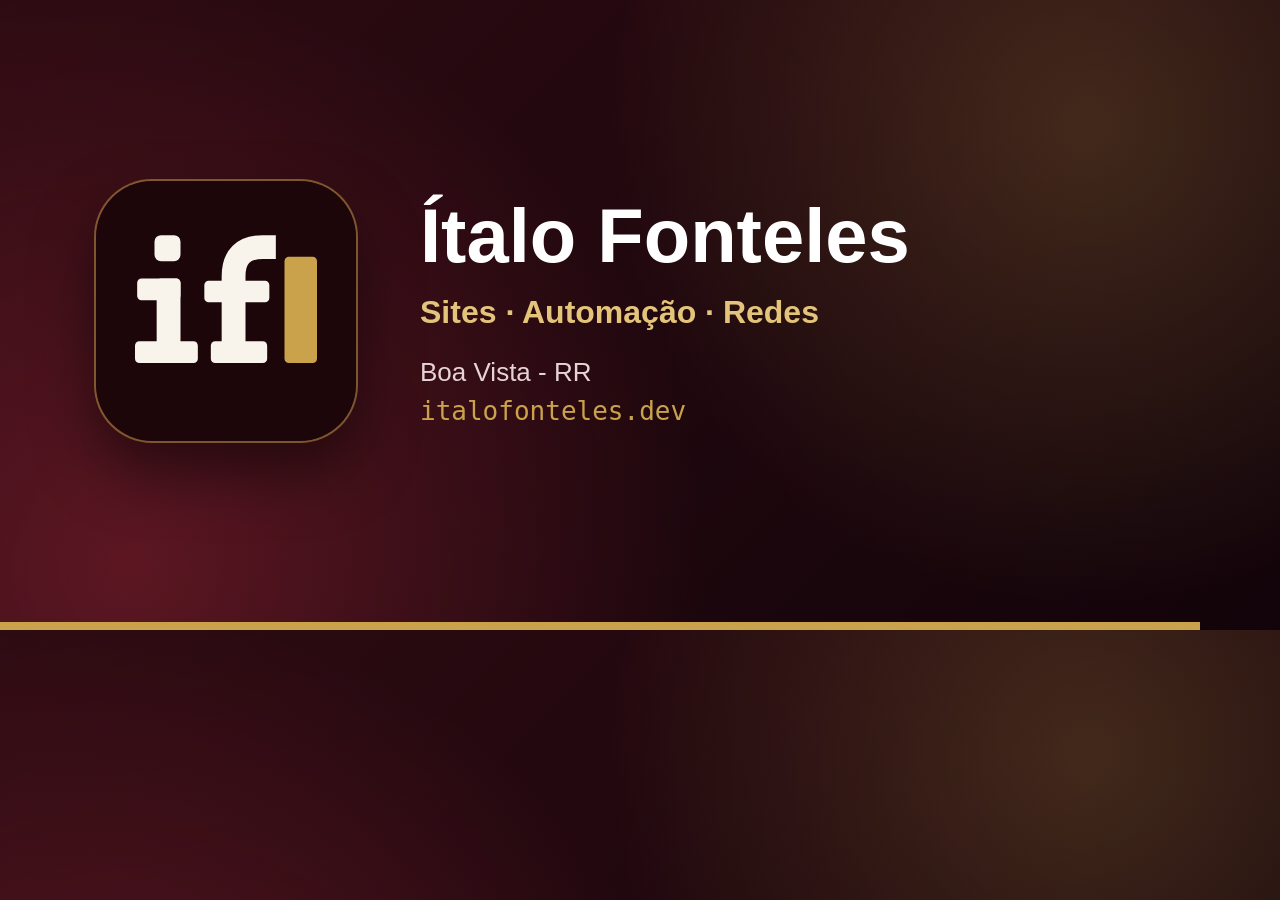
<file: assets/marca/compartilhar.html>
<!DOCTYPE html>
<!--
  Fonte da imagem que aparece ao compartilhar o site (1200x630). Para gerar de novo, na raiz do projeto:
  "C:\Program Files (x86)\Microsoft\Edge\Application\msedge.exe" --headless=new --hide-scrollbars --window-size=1200,630 --screenshot="C:\portfolio-novo\assets\marca\compartilhar.png" "file:///C:/portfolio-novo/assets/marca/compartilhar.html"
-->
<html lang="pt-br">
<head>
<meta charset="UTF-8">
<style>
  * { margin: 0; box-sizing: border-box; }
  body {
    width: 1200px; height: 630px; overflow: hidden;
    font-family: "Segoe UI", Arial, sans-serif; color: #fff;
    background:
      radial-gradient(circle at 85% 20%, rgba(201, 162, 75, .22), transparent 40%),
      radial-gradient(circle at 10% 90%, rgba(160, 40, 58, .45), transparent 45%),
      linear-gradient(135deg, #2e0b12, #12040a);
    display: flex; align-items: center; gap: 64px; padding: 0 96px;
    border-bottom: 8px solid #c9a24b;
  }
  img { width: 260px; height: 260px; border-radius: 56px; box-shadow: 0 0 0 2px rgba(201, 162, 75, .5), 0 30px 60px rgba(0, 0, 0, .5); }
  h1 { font-size: 76px; font-weight: 700; line-height: 1.05; }
  .cargo { font-size: 32px; color: #e3c47a; margin-top: 18px; font-weight: 600; }
  .local { font-size: 26px; color: #e7d3d6; margin-top: 26px; }
  .url { font-family: Consolas, monospace; font-size: 26px; color: #c9a24b; margin-top: 8px; }
</style>
</head>
<body>
  <img src="icone.svg" alt="">
  <div>
    <h1>Ítalo Fonteles</h1>
    <p class="cargo">Sites · Automação · Redes</p>
    <p class="local">Boa Vista - RR</p>
    <p class="url">italofonteles.dev</p>
  </div>
</body>
</html>
</file>
<file: css/base.css>
/* ===== VARIÁVEIS: trocar o tema inteiro mexendo só aqui ===== */
:root {
  /* Tema escuro com uma cor de destaque só: o dourado da marca "if" */
  --bg: #0d0b0c;          /* quase preto, puxado para o vinho */
  --bg-alt: #131011;      /* seções alternadas */
  --surface: #1a1617;     /* cards */
  --surface-2: #231d1f;   /* cards por cima de cards */
  --border: #2e2729;
  --text: #f4efe6;
  --text-soft: #d2c9bd;   /* parágrafos */
  --text-muted: #9a9087;
  --accent: #e8b84b;      /* dourado: botões, palavras em destaque, brilhos */
  --accent-hover: #f5cc6e;
  --on-accent: #1d1206;   /* texto sobre o dourado */
  --glow: rgba(232, 184, 75, .32);
  --wine: #7a1f2b;        /* vinho da marca, só em detalhes */

  --font-sans: "Segoe UI", system-ui, -apple-system, Arial, sans-serif;
  --font-mono: "Cascadia Code", Consolas, "SFMono-Regular", monospace;
  --radius: 14px;
  --nav-height: 68px;

  /* Foto do hero: ajuste aqui o enquadramento (x y). Ex.: center 20%, center top, 30% 15% */
  --foto-posicao: center 20%;
}

*, *::before, *::after { box-sizing: border-box; margin: 0; padding: 0; }

html { scroll-behavior: smooth; scroll-padding-top: var(--nav-height); color-scheme: dark; }

body {
  font-family: var(--font-sans);
  background: var(--bg);
  color: var(--text);
  line-height: 1.6;
  -webkit-font-smoothing: antialiased;
}

img, video { max-width: 100%; display: block; }
a { color: inherit; text-decoration: none; }
::selection { background: var(--accent); color: var(--on-accent); }
:focus-visible { outline: 2px solid var(--accent); outline-offset: 3px; border-radius: 4px; }

.container { width: min(1140px, 100% - 40px); margin-inline: auto; }

.section { padding: 100px 0; position: relative; }
.section--alt { background: var(--bg-alt); }

.nowrap { white-space: nowrap; }
.destaque { color: var(--accent); }

@media (prefers-reduced-motion: reduce) {
  html { scroll-behavior: auto; }
  *, *::before, *::after { animation: none !important; transition: none !important; }
}
</file>
<file: css/components.css>
/* ===== MENU FIXO ===== */
.topo {
  position: fixed; inset: 0 0 auto 0; height: var(--nav-height); z-index: 100;
  background: rgba(13, 11, 12, .78);
  backdrop-filter: blur(12px); -webkit-backdrop-filter: blur(12px);
  border-bottom: 1px solid rgba(255, 255, 255, .06);
}
.topo__barra { height: 100%; display: flex; align-items: center; justify-content: space-between; gap: 24px; }
.topo__logo { display: flex; align-items: center; gap: 10px; font-weight: 700; font-size: 1.05rem; }
.topo__marca { width: 34px; height: 34px; flex-shrink: 0; }
.topo__cursor { animation: cursor-piscar 1.1s steps(1) infinite; }   /* cursor do "if" piscando */
@keyframes cursor-piscar { 50% { opacity: 0; } }

.topo__menu { display: flex; align-items: center; gap: 28px; }
.topo__menu a { color: var(--text-muted); font-size: .92rem; font-weight: 600; transition: color .2s; }
.topo__menu a:hover { color: var(--text); }
.topo__menu .btn { color: var(--on-accent); padding: 10px 18px; font-size: .9rem; }

.topo__toggle { display: none; background: none; border: 0; color: var(--text); font-size: 1.6rem; cursor: pointer; }

/* barrinha dourada embaixo do menu: quanto da página já foi lido */
.topo__progresso {
  position: absolute; left: 0; bottom: -1px; height: 2px; width: 100%;
  background: var(--accent); transform-origin: left; transform: scaleX(var(--lido, 0));
}

/* ===== BOTÕES ===== */
.btn {
  display: inline-flex; align-items: center; justify-content: center; gap: 8px;
  padding: 15px 28px; border-radius: 10px; font-weight: 700;
  border: 1px solid transparent; cursor: pointer; font: inherit; font-weight: 700;
  transition: transform .2s, background .2s, box-shadow .2s, border-color .2s, color .2s;
}
.btn--primary { background: var(--accent); color: var(--on-accent); box-shadow: 0 0 0 0 var(--glow); }
.btn--primary:hover { background: var(--accent-hover); transform: translateY(-2px); box-shadow: 0 10px 30px -8px var(--glow); }
.btn--ghost { border-color: var(--border); color: var(--text); background: transparent; }
.btn--ghost:hover { border-color: var(--accent); color: var(--accent); }
.link-seta { color: var(--text-soft); font-weight: 600; display: inline-flex; gap: 8px; align-items: center; transition: color .2s; }
.link-seta:hover { color: var(--accent); }

/* ===== HERO ===== */
.hero { position: relative; isolation: isolate; overflow: clip; }
/* parte que fica presa na tela enquanto a órbita abre (a altura extra da .hero é o "caminho" da rolagem) */
.hero__fixo {
  position: sticky; top: 0;
  min-height: min(100vh, 880px); display: flex; align-items: center;
  padding: calc(var(--nav-height) + 40px) 0 60px;
}
.hero--presa { height: calc(min(100vh, 880px) + 70vh); }
/* grade "tech" que some nas bordas + brilho dourado atrás da foto */
.hero__fixo::before {
  content: ""; position: absolute; inset: 0; z-index: -2;
  background:
    repeating-linear-gradient(0deg, rgba(255, 255, 255, .035) 0 1px, transparent 1px 56px),
    repeating-linear-gradient(90deg, rgba(255, 255, 255, .035) 0 1px, transparent 1px 56px);
  -webkit-mask-image: radial-gradient(ellipse 80% 70% at 50% 40%, #000 30%, transparent 75%);
          mask-image: radial-gradient(ellipse 80% 70% at 50% 40%, #000 30%, transparent 75%);
}
.hero__fixo::after {
  content: ""; position: absolute; z-index: -1; width: 720px; height: 720px; right: -120px; top: 50%;
  transform: translateY(-50%);
  background: radial-gradient(circle, rgba(232, 184, 75, .22), rgba(122, 31, 43, .18) 40%, transparent 68%);
  filter: blur(10px);
}
.hero__conteudo { display: grid; grid-template-columns: 1fr 1fr; gap: 40px; align-items: center; }

.hero__terminal { font-family: var(--font-mono); font-size: .92rem; color: var(--text-muted); margin-bottom: 22px; }
.hero__terminal .prompt { color: var(--accent); margin-right: 6px; }
.hero__terminal .cursor {
  display: inline-block; width: .55em; height: 1.1em; margin-left: 2px; vertical-align: -3px;
  background: var(--accent); animation: cursor-piscar 1s steps(1) infinite;
}

.hero h1 {
  font-size: clamp(2.9rem, 7.2vw, 5.4rem); line-height: 1.02; letter-spacing: -.035em; font-weight: 800;
}
.hero__texto p.hero__sub { font-size: clamp(1.05rem, 1.8vw, 1.22rem); color: var(--text-soft); max-width: 560px; margin: 24px 0 34px; }
.hero__texto p.hero__sub b { color: var(--text); }
.hero__cta { display: flex; gap: 22px; flex-wrap: wrap; align-items: center; }

.selos { list-style: none; display: grid; gap: 8px; margin-top: 34px; color: var(--text-soft); font-size: .95rem; }
.selos li { display: flex; gap: 10px; align-items: center; }
.selos li::before {
  content: "✓"; display: grid; place-items: center; width: 20px; height: 20px; border-radius: 50%;
  font-size: .72rem; font-weight: 800; color: var(--on-accent); background: var(--accent); flex-shrink: 0;
}

.hero__disponivel {
  display: inline-flex; flex-wrap: wrap; gap: 6px 8px; align-items: center; margin-bottom: 22px;
  background: rgba(26, 22, 23, .92); border: 1px solid var(--border); border-radius: 999px;
  padding: 7px 14px; font-size: .85rem;
}
.hero__disponivel span { color: var(--text-muted); }
.hero__disponivel i { width: 9px; height: 9px; border-radius: 50%; background: #3fbf73; box-shadow: 0 0 0 4px rgba(63, 191, 115, .2); flex-shrink: 0; }

/* órbita: foto redonda no centro, cartões dos serviços girando, fios e pacotes de dados */
.orbita { position: relative; width: 100%; max-width: 540px; aspect-ratio: 1; justify-self: center; }
.orbita__fios { position: absolute; inset: 0; width: 100%; height: 100%; z-index: 1; overflow: visible; }
.orbita__eu {
  position: absolute; left: 50%; top: 50%; width: 46%; aspect-ratio: 1; transform: translate(-50%, -50%);
  border-radius: 50%; overflow: hidden; z-index: 2;
  background: radial-gradient(circle at 50% 35%, #3a2a24, #171113 70%);
  border: 1.5px solid rgba(232, 184, 75, .5);
  box-shadow: 0 0 0 10px rgba(232, 184, 75, .05), 0 0 60px rgba(232, 184, 75, .18), 0 30px 60px -20px #000;
}
/* rosto no centro do círculo (o rosto fica um pouco à direita na foto recortada) */
.orbita__eu img { width: 118%; max-width: none; height: auto; margin: 4.5% 0 0 -7.8%; display: block; }
.orbita__dica {
  position: absolute; left: 50%; bottom: 8%; transform: translateX(-50%); z-index: 2;
  font-family: var(--font-mono); font-size: .8rem; color: var(--text-muted); white-space: nowrap;
}
.orbita__dica span { display: inline-block; color: var(--accent); animation: dica-descer 1.6s ease-in-out infinite; }
@keyframes dica-descer { 50% { transform: translateY(4px); } }
.orbita__cartao {
  position: absolute; left: 0; top: 0; display: flex; align-items: center; gap: 10px;
  background: rgba(26, 22, 23, .94); border: 1px solid var(--border); border-radius: 14px;
  padding: 9px 13px 9px 10px; white-space: nowrap; font-size: .82rem; opacity: 0;
  box-shadow: 0 14px 30px -12px rgba(0, 0, 0, .8);
  transition: border-color .3s, box-shadow .3s;
}
.orbita__cartao svg { width: 30px; height: 30px; padding: 6px; border-radius: 9px; background: rgba(232, 184, 75, .12); stroke: var(--accent); fill: none; stroke-width: 2; stroke-linecap: round; stroke-linejoin: round; flex-shrink: 0; }
.orbita__cartao b { display: block; font-size: .86rem; }
.orbita__cartao small { color: var(--text-muted); font-size: .72rem; display: flex; align-items: center; gap: 5px; }
.orbita__cartao small i { width: 6px; height: 6px; border-radius: 50%; background: #3fbf73; }
.orbita__cartao.aceso { border-color: rgba(232, 184, 75, .8); box-shadow: 0 0 0 3px rgba(232, 184, 75, .15), 0 0 24px rgba(232, 184, 75, .35); }

/* ===== FAIXA ROLANDO ===== */
.faixa {
  border-block: 1px solid var(--border); background: var(--bg-alt);
  overflow: hidden; padding: 16px 0;
  -webkit-mask-image: linear-gradient(90deg, transparent, #000 8%, #000 92%, transparent);
          mask-image: linear-gradient(90deg, transparent, #000 8%, #000 92%, transparent);
}
.faixa__trilho { display: flex; width: max-content; animation: faixa 38s linear infinite; }
.faixa:hover .faixa__trilho { animation-play-state: paused; }
.faixa__trilho span {
  font-family: var(--font-mono); font-size: .95rem; color: var(--text-muted); white-space: nowrap; padding: 0 22px;
}
.faixa__trilho span::after { content: "◆"; color: var(--accent); font-size: .6rem; margin-left: 44px; vertical-align: 2px; }
@keyframes faixa { to { transform: translateX(-50%); } }

/* ===== CABEÇALHO DAS SEÇÕES ===== */
.rotulo {
  display: inline-flex; align-items: center; gap: 8px;
  font-family: var(--font-mono); font-size: .8rem; letter-spacing: .06em; text-transform: lowercase;
  color: var(--accent); margin-bottom: 14px;
}
.rotulo::before { content: ""; width: 18px; height: 1px; background: var(--accent); }
.section h2, .titulo {
  font-size: clamp(2rem, 4.4vw, 3.1rem); line-height: 1.08; letter-spacing: -.03em; font-weight: 800;
  margin-bottom: 18px;
}
.intro { max-width: 640px; color: var(--text-muted); font-size: 1.05rem; margin-bottom: 48px; }

/* ===== REVEAL (aparecer ao rolar) =====
   Só esconde se o JS estiver ativo (classe .js no <html>) */
.js .reveal { opacity: 0; transform: translateY(30px); transition: opacity .8s ease-out, transform .8s ease-out; }
.js .reveal.active { opacity: 1; transform: none; }

/* ===== NÚMERO GRANDE ===== */
.numero-grande { text-align: center; }
.numero-grande__valor {
  font-size: clamp(5rem, 16vw, 10rem); font-weight: 800; letter-spacing: -.06em; line-height: 1;
  font-variant-numeric: tabular-nums;
}
.numero-grande__valor .destaque { margin-right: .04em; }
.numero-grande__rotulo { font-size: clamp(1.3rem, 3vw, 1.9rem); font-weight: 700; margin-top: 8px; }
.numero-grande p { color: var(--text-muted); max-width: 560px; margin: 16px auto 0; }
.numero-grande p b { color: var(--accent); }
.mini-numeros {
  display: grid; grid-template-columns: repeat(auto-fit, minmax(220px, 1fr)); gap: 16px; margin-top: 56px;
}
.mini-numeros div { border: 1px solid var(--border); border-radius: var(--radius); padding: 22px; background: var(--surface); text-align: left; }
.mini-numeros b { display: block; font-size: 1.7rem; letter-spacing: -.02em; }
.mini-numeros span { color: var(--text-muted); font-size: .95rem; }

/* ===== VOCÊ NÃO PRECISA ===== */
.sem-complicacao { display: grid; grid-template-columns: 1fr 1.1fr; gap: 56px; align-items: center; }
.sem-complicacao h2 em { font-style: normal; color: var(--accent); text-decoration: underline; text-decoration-thickness: 3px; text-underline-offset: 6px; }
.sem-complicacao p { color: var(--text-soft); margin-bottom: 30px; font-size: 1.08rem; }
.nao-precisa { list-style: none; display: grid; grid-template-columns: repeat(2, minmax(0, 1fr)); gap: 12px; }
.nao-precisa li {
  display: flex; gap: 12px; align-items: center;
  background: var(--surface); border: 1px solid var(--border); border-radius: 12px; padding: 16px 18px;
  color: var(--text-soft); font-weight: 600; transition: border-color .2s, transform .2s;
}
.nao-precisa li:hover { border-color: rgba(232, 184, 75, .5); transform: translateY(-2px); }
.nao-precisa li::before {
  content: "✕"; display: grid; place-items: center; width: 24px; height: 24px; border-radius: 50%; flex-shrink: 0;
  font-size: .7rem; color: var(--accent); background: rgba(232, 184, 75, .12);
}

/* ===== SERVIÇOS ===== */
.servicos { display: grid; grid-template-columns: repeat(auto-fit, minmax(300px, 1fr)); gap: 20px; }
.servico {
  display: flex; flex-direction: column; gap: 14px;
  background: linear-gradient(180deg, var(--surface), var(--bg-alt));
  border: 1px solid var(--border); border-radius: 18px; padding: 28px 26px 26px;
  position: relative; overflow: hidden;
  transition: transform .3s, border-color .3s, box-shadow .3s;
}
.servico::before {   /* brilho que acende no canto ao passar o mouse */
  content: ""; position: absolute; width: 260px; height: 260px; right: -90px; top: -90px;
  background: radial-gradient(circle, var(--glow), transparent 65%); opacity: 0; transition: opacity .3s;
}
.servico:hover { transform: translateY(-6px); border-color: rgba(232, 184, 75, .45); box-shadow: 0 24px 60px -24px rgba(0, 0, 0, .9); }
.servico:hover::before { opacity: 1; }
.servico__icone {
  width: 48px; height: 48px; padding: 11px; border-radius: 12px;
  background: rgba(232, 184, 75, .1); border: 1px solid rgba(232, 184, 75, .25);
  fill: none; stroke: var(--accent); stroke-width: 1.8; stroke-linecap: round; stroke-linejoin: round;
}
.servico__rotulo { font-family: var(--font-mono); font-size: .78rem; color: var(--text-muted); }
.servico h3 { font-size: 1.45rem; letter-spacing: -.02em; line-height: 1.2; }
.servico ul { list-style: none; display: flex; flex-direction: column; gap: 9px; color: var(--text-soft); flex-grow: 1; font-size: .97rem; }
.servico li { padding-left: 24px; position: relative; }
.servico li::before { content: "✓"; position: absolute; left: 0; color: var(--accent); font-weight: 800; }
.servico__exemplo { color: var(--text-muted); font-size: .9rem; text-decoration: underline; text-underline-offset: 3px; }
.servico__exemplo:hover { color: var(--accent); }
.servico__rodape { display: flex; flex-wrap: wrap; gap: 6px; font-family: var(--font-mono); font-size: .75rem; color: var(--text-muted); }
.servico__rodape span { border: 1px solid var(--border); border-radius: 999px; padding: 2px 10px; }
.servico .btn { margin-top: 4px; }

/* Como funciona: 3 passos */
.passos {
  list-style: none; margin-top: 28px;
  display: grid; grid-template-columns: repeat(auto-fit, minmax(240px, 1fr)); gap: 16px;
  counter-reset: passo;
}
.passos li {
  display: flex; flex-direction: column; gap: 4px; padding: 20px 22px; border-radius: var(--radius);
  border: 1px dashed var(--border); counter-increment: passo;
}
.passos b::before { content: "0" counter(passo) " "; font-family: var(--font-mono); color: var(--accent); }
.passos span { color: var(--text-muted); font-size: .95rem; }

/* ===== NA PRÁTICA: cena de WhatsApp ===== */
.na-pratica { display: grid; grid-template-columns: 1fr 1fr; gap: 56px; align-items: center; }
.na-pratica p { color: var(--text-soft); font-size: 1.08rem; margin-bottom: 18px; }
.na-pratica__lista { list-style: none; display: grid; gap: 10px; margin: 8px 0 30px; color: var(--text-soft); }
.na-pratica__lista li::before { content: "→ "; color: var(--accent); font-weight: 700; }

.celular {
  justify-self: center; width: min(360px, 100%);
  background: #0b141a; border: 1px solid #263239; border-radius: 34px; padding: 14px;
  box-shadow: 0 40px 90px -30px rgba(0, 0, 0, .9), 0 0 0 6px #151d22;
}
.celular__topo { display: flex; align-items: center; gap: 10px; padding: 6px 8px 14px; border-bottom: 1px solid #1f2c33; }
.celular__avatar { width: 34px; height: 34px; border-radius: 50%; background: linear-gradient(135deg, #5b2a86, #8f55c2); display: grid; place-items: center; font-weight: 800; font-size: .9rem; }
.celular__topo b { display: block; font-size: .92rem; }
.celular__topo span { font-size: .75rem; color: #8aa0a8; }
.conversa { display: flex; flex-direction: column; gap: 8px; padding: 14px 4px 6px; min-height: 380px; font-size: .86rem; }
.msg { max-width: 82%; padding: 8px 11px 6px; border-radius: 10px; line-height: 1.4; position: relative; }
.msg time { display: block; text-align: right; font-size: .68rem; color: #8aa0a8; margin-top: 2px; }
.msg--cliente { align-self: flex-start; background: #1f2c33; border-top-left-radius: 2px; }
.msg--loja { align-self: flex-end; background: #005c4b; border-top-right-radius: 2px; }
.msg--loja time { color: #9fd3c5; }
.msg__link { color: #53bdeb; text-decoration: underline; }
.msg pre { font: inherit; white-space: pre-wrap; }
.pix {
  align-self: center; display: flex; gap: 10px; align-items: center; margin-top: 4px;
  background: rgba(232, 184, 75, .12); border: 1px solid rgba(232, 184, 75, .4); border-radius: 12px; padding: 10px 14px;
}
.pix b { color: var(--accent); font-size: 1.05rem; }
.pix span { font-size: .78rem; color: var(--text-soft); display: block; }
.legenda-cena { font-family: var(--font-mono); font-size: .75rem; color: var(--text-muted); text-align: center; margin-top: 14px; }
/* as mensagens aparecem uma a uma quando a cena entra na tela */
.js .conversa > * { opacity: 0; transform: translateY(10px); transition: opacity .5s, transform .5s; }
.js .conversa.tocando > * { opacity: 1; transform: none; }
.js .conversa.tocando > :nth-child(2) { transition-delay: .9s; }
.js .conversa.tocando > :nth-child(3) { transition-delay: 1.9s; }
.js .conversa.tocando > :nth-child(4) { transition-delay: 3s; }
.js .conversa.tocando > :nth-child(5) { transition-delay: 4s; }

/* ===== CLIENTES: print do site numa "janela de navegador" ===== */
.clientes { display: grid; grid-template-columns: repeat(auto-fit, minmax(320px, 1fr)); gap: 24px; }
.cliente {
  display: flex; flex-direction: column; background: var(--surface);
  border: 1px solid var(--border); border-radius: 20px; overflow: hidden;
  transition: transform .3s, border-color .3s, box-shadow .3s;
}
.cliente:hover { transform: translateY(-6px); border-color: rgba(232, 184, 75, .45); box-shadow: 0 30px 70px -30px rgba(0, 0, 0, .9); }
.cliente__tela { display: block; overflow: hidden; background: #000; }
.cliente__barra { display: flex; gap: 6px; align-items: center; height: 28px; padding: 0 12px; background: var(--surface-2); }
.cliente__barra i { width: 9px; height: 9px; border-radius: 50%; background: #3a3234; }
.cliente__barra i:first-child { background: var(--accent); }
.cliente__tela img { width: 100%; height: auto; aspect-ratio: 16 / 10; object-fit: cover; object-position: top; transition: transform .6s ease; }
.cliente:hover .cliente__tela img { transform: scale(1.04); }
.cliente__info { display: flex; flex-direction: column; gap: 10px; padding: 24px; flex-grow: 1; }
.cliente__info h3 { font-size: 1.25rem; }
.cliente__info p { color: var(--text-soft); flex-grow: 1; }
.cliente__link { align-self: flex-start; margin-top: 6px; color: var(--accent); font-weight: 700; }
.cliente__link:hover { text-decoration: underline; }

/* ===== TAGS (Sobre, Projetos, Campo) ===== */
.tags { list-style: none; display: flex; flex-wrap: wrap; gap: 8px; }
.tags li {
  font-family: var(--font-mono); font-size: .78rem; padding: 4px 12px; border-radius: 999px;
  background: rgba(232, 184, 75, .07); border: 1px solid rgba(232, 184, 75, .22); color: var(--accent);
}

/* ===== PROJETOS ===== */
.filtros { display: flex; flex-wrap: wrap; gap: 10px; margin-bottom: 32px; }
.filtro {
  font-family: var(--font-mono); font-size: .85rem; padding: 8px 18px; border-radius: 999px;
  border: 1px solid var(--border); background: transparent; color: var(--text-muted); cursor: pointer; transition: all .2s;
}
.filtro:hover { border-color: var(--accent); color: var(--accent); }
.filtro--ativo { background: var(--accent); border-color: var(--accent); color: var(--on-accent); font-weight: 700; }

.projetos-grid { display: grid; grid-template-columns: repeat(auto-fit, minmax(290px, 1fr)); gap: 20px; }
@keyframes aparecer { from { opacity: 0; transform: translateY(16px); } to { opacity: 1; transform: none; } }
.card {
  display: flex; flex-direction: column; gap: 12px;
  background: var(--surface); border: 1px solid var(--border); border-radius: 16px; padding: 24px;
  animation: aparecer .5s ease-out both; transition: transform .25s, border-color .25s, box-shadow .25s;
}
.card:hover { transform: translateY(-6px); border-color: rgba(232, 184, 75, .45); box-shadow: 0 24px 60px -24px rgba(0, 0, 0, .9); }
.card__status {
  align-self: flex-start; font-family: var(--font-mono); font-size: .72rem; padding: 3px 10px; border-radius: 999px;
  background: rgba(63, 191, 115, .12); color: #6fd59a; border: 1px solid rgba(63, 191, 115, .3);
}
.card__status--andamento { background: rgba(255, 255, 255, .04); color: var(--text-muted); border-color: var(--border); }
.card h3 { font-size: 1.15rem; line-height: 1.3; }
.card p { color: var(--text-muted); font-size: .95rem; flex-grow: 1; }
.card__links { display: flex; gap: 18px; margin-top: 4px; }
.card__links a { color: var(--accent); font-weight: 700; }
.card__links a:hover { text-decoration: underline; }
.card__breve { color: var(--text-muted); font-size: .9rem; font-style: italic; }
.projetos-aviso { color: var(--text-muted); text-align: center; }

/* ===== FERRAMENTAS: grid que acende uma a uma ===== */
.ferramentas { display: grid; grid-template-columns: .9fr 1.1fr; gap: 48px; align-items: start; }
.ferramenta-atual {
  position: sticky; top: calc(var(--nav-height) + 30px);
  background: var(--accent); color: var(--on-accent); border-radius: 16px; padding: 22px 24px; min-height: 150px;
  box-shadow: 0 20px 60px -20px var(--glow);
}
.ferramenta-atual__topo { display: flex; justify-content: space-between; align-items: baseline; gap: 10px; }
.ferramenta-atual b { font-size: 1.4rem; letter-spacing: -.02em; }
.ferramenta-atual small { font-family: var(--font-mono); font-size: .78rem; opacity: .75; }
.ferramenta-atual em { display: block; font-style: normal; font-family: var(--font-mono); font-size: .78rem; opacity: .75; margin: 2px 0 10px; }
.ferramenta-atual p { font-size: 1rem; line-height: 1.5; }
.grupos { display: grid; gap: 22px; }
.grupo h3 { font-family: var(--font-mono); font-size: .78rem; font-weight: 600; color: var(--text-muted); margin-bottom: 10px; display: flex; align-items: center; gap: 8px; }
.grupo h3::before { content: ""; width: 14px; height: 1px; background: var(--text-muted); }
.grupo ul { list-style: none; display: flex; flex-wrap: wrap; gap: 10px; }
.grupo button {
  display: grid; place-items: center; gap: 6px; width: 92px; height: 82px; padding: 8px;
  background: var(--surface); border: 1px solid var(--border); border-radius: 12px;
  color: var(--text-muted); font: inherit; font-size: .74rem; cursor: pointer; text-align: center; line-height: 1.2;
  transition: background .3s, color .3s, border-color .3s, transform .2s;
}
.grupo button i { font-style: normal; font-family: var(--font-mono); font-weight: 800; font-size: 1.05rem; color: var(--text-soft); transition: color .3s; }
.grupo button:hover { border-color: rgba(232, 184, 75, .5); transform: translateY(-2px); }
.grupo button.acesa { background: var(--accent); border-color: var(--accent); color: var(--on-accent); }
.grupo button.acesa i { color: var(--on-accent); }
.grupo button.passou { color: var(--text-soft); border-color: rgba(232, 184, 75, .3); }

/* ===== SOBRE ===== */
.sobre { display: grid; grid-template-columns: 1.2fr 1fr; gap: 56px; align-items: start; }
.sobre__texto p { color: var(--text-soft); margin-bottom: 18px; font-size: 1.04rem; }
.sobre__texto .tags { margin-top: 24px; }
.sobre__curriculo { color: var(--accent); font-weight: 700; text-decoration: underline; text-underline-offset: 3px; }
.timeline { list-style: none; position: relative; padding-left: 28px; border-left: 2px solid var(--border); }
.timeline__item { position: relative; padding-bottom: 32px; }
.timeline__item:last-child { padding-bottom: 0; }
.timeline__item::before {
  content: ""; position: absolute; left: -37px; top: 6px; width: 16px; height: 16px; border-radius: 50%;
  background: var(--bg); border: 3px solid var(--text-muted);
}
.timeline__item--atual::before { border-color: var(--accent); background: var(--accent); box-shadow: 0 0 0 5px var(--glow); }
.timeline__periodo { font-family: var(--font-mono); font-size: .8rem; color: var(--accent); }
.timeline__item h3 { font-size: 1.05rem; margin: 2px 0 4px; }
.timeline__item p { color: var(--text-muted); font-size: .95rem; }

/* ===== EXPERIÊNCIA DE CAMPO ===== */
.cases { display: flex; flex-direction: column; gap: 32px; }
.case {
  display: grid; grid-template-columns: 1fr 1.2fr; gap: 36px; align-items: center;
  background: var(--surface); border: 1px solid var(--border); border-radius: 22px; padding: 24px;
  transition: opacity .8s ease-out, transform .8s ease-out, border-color .3s;
}
/* só esconde se o JS estiver ativo */
.js .case { opacity: 0; transform: translateY(30px); }
.js .case.case--visivel { opacity: 1; transform: none; }
.case:hover { border-color: rgba(232, 184, 75, .45); }
.case:nth-child(even) .case__midia { order: 2; }   /* alterna o lado do vídeo */
.case__midia { aspect-ratio: 3 / 4; max-height: 480px; overflow: hidden; border-radius: 16px; background: #000; position: relative; }
.case__midia video { position: relative; z-index: 1; width: 100%; height: 100%; object-fit: cover; }
/* aparece por trás do vídeo enquanto ele baixa */
.case__midia::before {
  content: "Carregando vídeo…"; position: absolute; inset: 0; display: grid; place-items: center;
  font-family: var(--font-mono); font-size: .85rem; color: var(--accent);
}
.case__local { font-family: var(--font-mono); font-size: .78rem; color: var(--accent); }
.case__texto h3 { font-size: 1.4rem; margin: 4px 0 8px; letter-spacing: -.01em; }
.case__texto h4 { margin: 16px 0 4px; font-size: .76rem; letter-spacing: .08em; text-transform: uppercase; color: var(--text-muted); }
.case__texto p { color: var(--text-soft); }
.case__texto ul:not(.tags) { margin-left: 20px; color: var(--text-soft); }
.case__texto li { margin-bottom: 4px; }
.case__texto .tags { margin-top: 20px; }

/* ===== CONTATO ===== */
#contato { overflow: hidden; isolation: isolate; }
#contato::before {
  content: ""; position: absolute; z-index: -1; width: 900px; height: 600px; left: 50%; top: 0; transform: translateX(-50%);
  background: radial-gradient(ellipse at top, rgba(232, 184, 75, .16), transparent 65%);
}
.contato { display: grid; grid-template-columns: 1.4fr 1fr; gap: 40px; align-items: start; }
.contato__form {
  display: flex; flex-direction: column; gap: 8px;
  background: var(--surface); border: 1px solid var(--border); border-radius: 18px; padding: 28px;
}
.contato__form label { font-size: .85rem; color: var(--text-muted); margin-top: 8px; }
.contato__form input,
.contato__form textarea {
  width: 100%; padding: 14px; border-radius: 10px; border: 1px solid var(--border);
  background: var(--bg); color: var(--text); font: inherit; transition: border-color .2s;
}
.contato__form input:focus, .contato__form textarea:focus { outline: none; border-color: var(--accent); }
.contato__form textarea { resize: vertical; min-height: 120px; }
.contato__form .btn { margin-top: 16px; }
.contato__erro { color: #f2998c; font-size: .9rem; }
.contato__links { list-style: none; display: flex; flex-direction: column; gap: 12px; }
.contato__links a {
  display: block; padding: 18px 20px; border: 1px solid var(--border); border-radius: var(--radius);
  background: var(--surface); font-weight: 600; transition: border-color .2s, transform .2s, color .2s;
}
.contato__links a:hover { border-color: var(--accent); color: var(--accent); transform: translateX(6px); }

/* ===== BOTÃO FLUTUANTE DO WHATSAPP ===== */
.whats-flutuante {
  position: fixed; right: 20px; bottom: 20px; z-index: 90;
  width: 58px; height: 58px; border-radius: 50%; display: grid; place-items: center;
  background: #25d366; box-shadow: 0 12px 30px -8px rgba(37, 211, 102, .6);
  transition: transform .2s;
}
.whats-flutuante:hover { transform: scale(1.08); }
.whats-flutuante svg { width: 30px; height: 30px; fill: #fff; }

/* ===== RODAPÉ ===== */
.rodape { padding: 36px 0; text-align: center; font-size: .85rem; color: var(--text-muted); border-top: 1px solid var(--border); }

/* ===== RESPONSIVO ===== */
@media (max-width: 960px) {
  .hero__conteudo, .sem-complicacao, .na-pratica, .ferramentas, .sobre, .contato { grid-template-columns: 1fr; }
  .orbita { order: -1; max-width: 400px; }
  .orbita__cartao { font-size: .7rem; padding: 6px 9px 6px 7px; gap: 7px; border-radius: 11px; }
  .orbita__cartao svg { width: 24px; height: 24px; padding: 4px; }
  .orbita__cartao b { font-size: .74rem; }
  .orbita__cartao small { font-size: .62rem; }
  .hero__disponivel span { display: none; }
  .hero__fixo::after { right: 50%; transform: translate(50%, -60%); width: 520px; height: 520px; }
  .ferramenta-atual { position: static; }
}
@media (max-width: 800px) {
  .section { padding: 76px 0; }
  .topo__toggle { display: block; }
  .topo__menu {
    position: absolute; top: var(--nav-height); left: 0; right: 0;
    flex-direction: column; align-items: stretch; gap: 0;
    background: var(--bg-alt); border-bottom: 1px solid var(--border);
    max-height: 0; overflow: hidden; visibility: hidden;   /* links fora do foco do teclado quando fechado */
    transition: max-height .3s ease, visibility .3s;
  }
  .topo__menu.aberto { max-height: 480px; visibility: visible; }
  .topo__menu a { padding: 16px 24px; }
  .topo__menu .btn { margin: 8px 20px 18px; }
  .nao-precisa { grid-template-columns: 1fr; }
  .case { grid-template-columns: 1fr; }
  .case:nth-child(even) .case__midia { order: 0; }
  .case__midia { aspect-ratio: 16 / 10; max-height: 320px; }
  .grupo button { width: calc((100% - 30px) / 4); min-width: 72px; }
}
</file>
